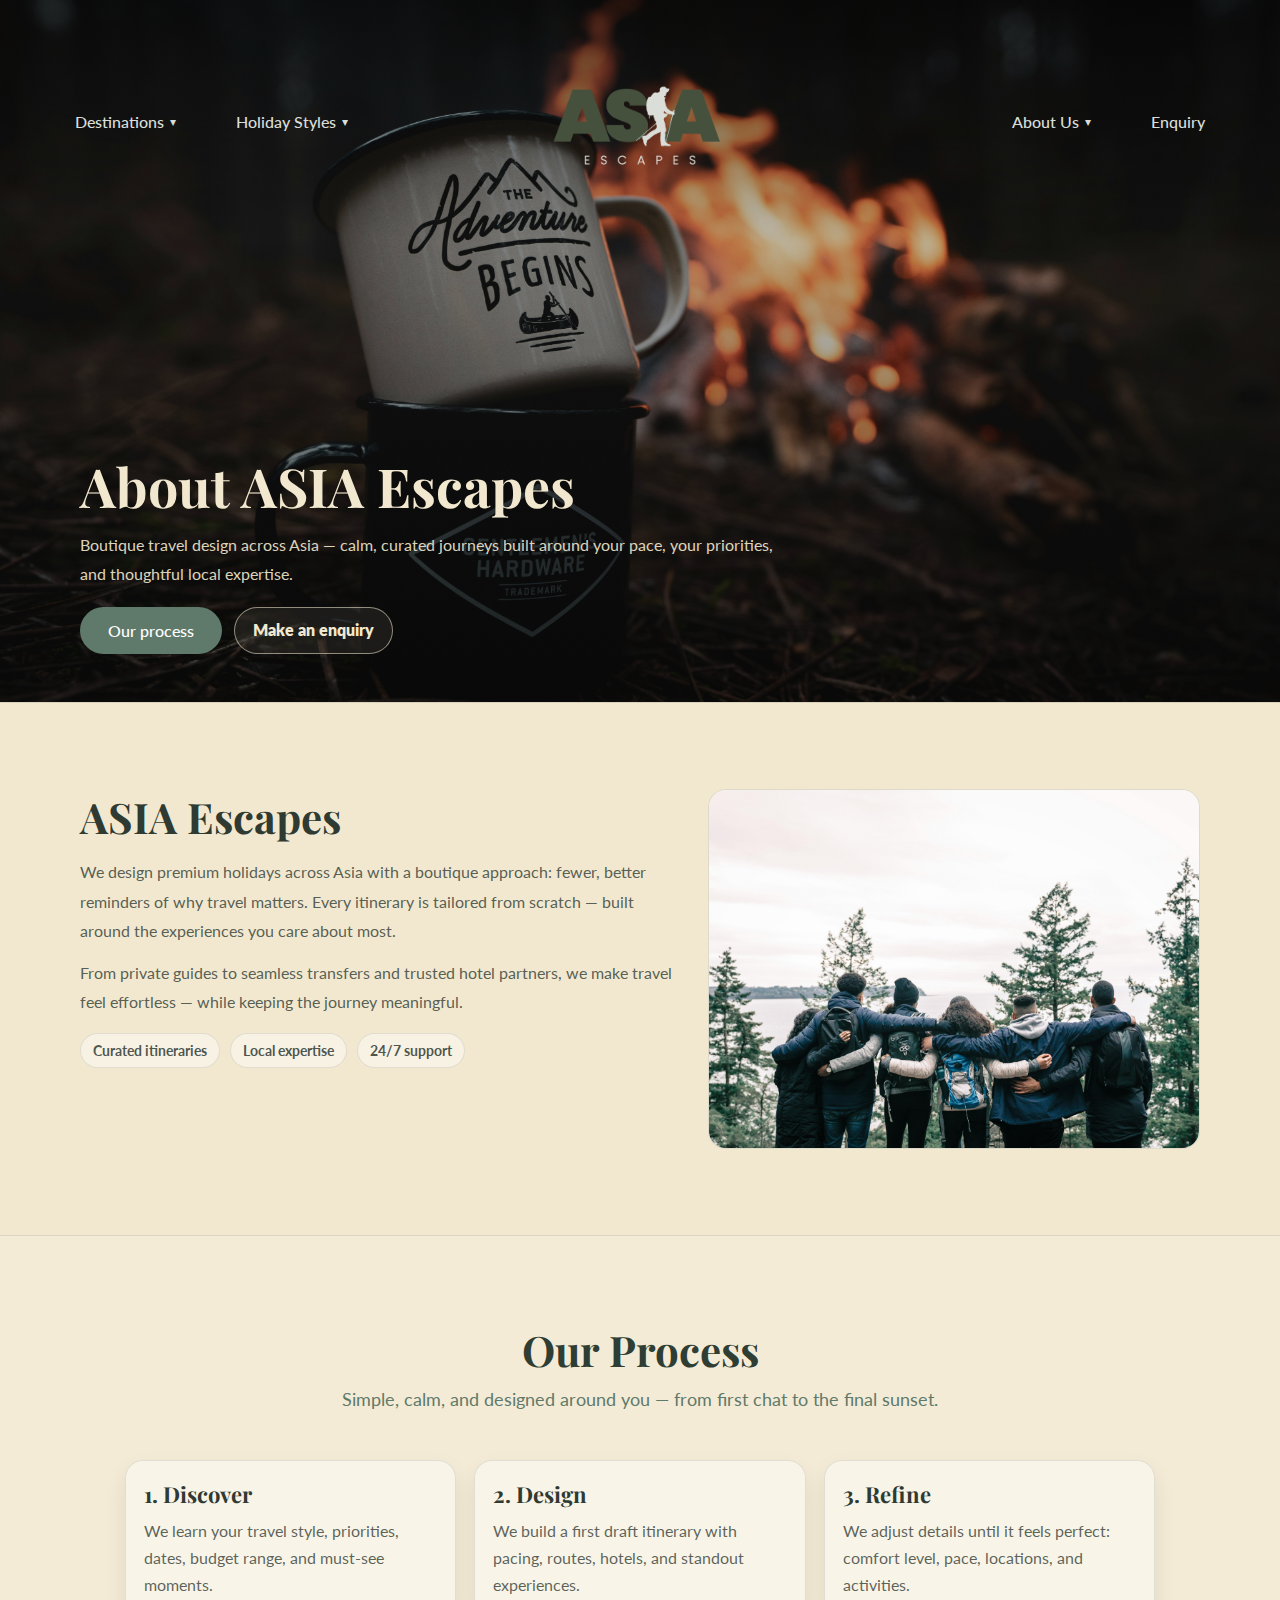
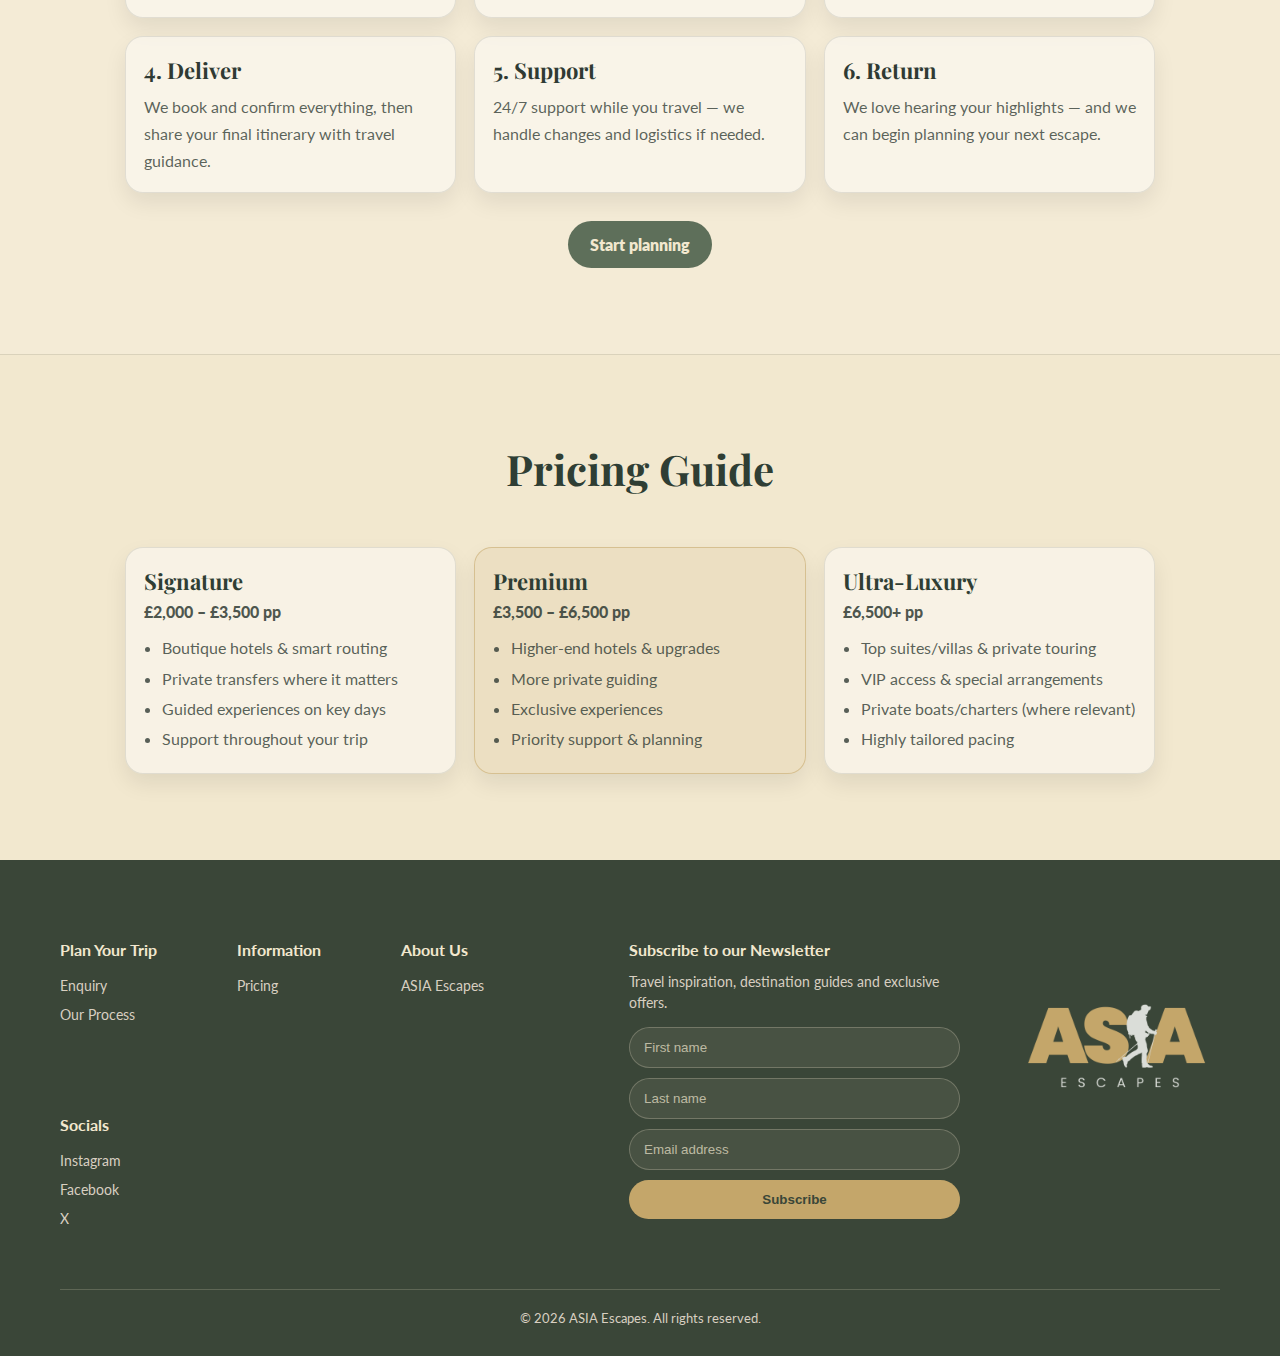
<file: about.html>
<!DOCTYPE html>
<html lang="en">
<head>
  <meta charset="UTF-8" />
  <meta name="viewport" content="width=device-width, initial-scale=1.0" />
  <title>About Us | ASIA Escapes</title>

  <link rel="preconnect" href="https://fonts.googleapis.com">
  <link rel="preconnect" href="https://fonts.gstatic.com" crossorigin>
  <link href="https://fonts.googleapis.com/css2?family=Lato:wght@300;400;700&family=Playfair+Display:wght@400;600&display=swap" rel="stylesheet">

  <link rel="stylesheet" href="css/style.css" />
</head>
<body>

  
  <header class="site-header">
    <nav class="nav-left">

      <div class="nav-item">
        <a href="destinations.html">Destinations <span class="nav-caret">▾</span></a>
        <ul class="dropdown">
          <li><a href="destinations.html#indonesia">Indonesia</a></li>
          <li><a href="destinations.html#thailand">Thailand</a></li>
          <li><a href="destinations.html#vietnam">Vietnam</a></li>
          <li><a href="destinations.html#cambodia">Cambodia</a></li>
          <li><a href="destinations.html#maldives">Maldives</a></li>
        </ul>
      </div>

      <div class="nav-item">
        <a href="styles.html">Holiday Styles <span class="nav-caret">▾</span></a>
        <ul class="dropdown">
          <li><a href="styles.html#wildlife">Wildlife</a></li>
          <li><a href="styles.html#beach">Beach</a></li>
          <li><a href="styles.html#luxury">Luxury</a></li>
        </ul>
      </div>

    </nav>

    <a href="index.html" class="logo">
      <img src="images/logo.png" alt="ASIA Escapes logo">
    </a>

    <nav class="nav-right">
      <div class="nav-item">
        <a href="about.html">About Us <span class="nav-caret">▾</span></a>
   <ul class="dropdown">
     <li><a href="about.html#asia-escapes">ASIA Escapes</a></li>
     <li><a href="about.html#process">Our Process</a></li>
     <li><a href="about.html#pricing">Pricing Guide</a></li>
   </ul>

      </div>

      <a href="enquiry.html">Enquiry</a>
    </nav>
  </header>

  <main>

  
    <section class="about-hero" style="background-image:url('images/about-hero.jpg');">
      <div class="about-hero-overlay">
        <div class="about-hero-inner">
          <h1>About ASIA Escapes</h1>
          <p>
            Boutique travel design across Asia — calm, curated journeys built around your pace,
            your priorities, and thoughtful local expertise.
          </p>
          <div class="about-hero-actions">
            <a class="hero-button" href="#process">Our process</a>
            <a class="about-ghost-btn" href="enquiry.html">Make an enquiry</a>
          </div>
        </div>
      </div>
    </section>

  
     <section id="asia-escapes" class="about-section">
      <div class="about-wrap">
        <div class="about-split">
          <div class="about-copy">
            <h2>ASIA Escapes</h2>
            <p>
              We design premium holidays across Asia with a boutique approach: fewer, better reminders of why travel matters.
              Every itinerary is tailored from scratch — built around the experiences you care about most.
            </p>
            <p>
              From private guides to seamless transfers and trusted hotel partners, we make travel feel effortless —
              while keeping the journey meaningful.
            </p>

            <div class="about-badges">
              <span class="about-badge">Curated itineraries</span>
              <span class="about-badge">Local expertise</span>
              <span class="about-badge">24/7 support</span>
            </div>
          </div>

          <div class="about-media">
            
            <img class="img-slot" src="images/about-AsiaEscapes.jpg" alt="About ASIA Escapes image">
          </div>
        </div>
      </div>
    </section>

   
    <section id="process" class="about-section alt">
      <div class="about-wrap">
        <div class="section-header">
          <h2>Our Process</h2>
          <p>Simple, calm, and designed around you — from first chat to the final sunset.</p>
        </div>

        <div class="process-grid">
          <div class="process-card">
            <h3>1. Discover</h3>
            <p>We learn your travel style, priorities, dates, budget range, and must-see moments.</p>
          </div>

          <div class="process-card">
            <h3>2. Design</h3>
            <p>We build a first draft itinerary with pacing, routes, hotels, and standout experiences.</p>
          </div>

          <div class="process-card">
            <h3>3. Refine</h3>
            <p>We adjust details until it feels perfect: comfort level, pace, locations, and activities.</p>
          </div>

          <div class="process-card">
            <h3>4. Deliver</h3>
            <p>We book and confirm everything, then share your final itinerary with travel guidance.</p>
          </div>

          <div class="process-card">
            <h3>5. Support</h3>
            <p>24/7 support while you travel — we handle changes and logistics if needed.</p>
          </div>

          <div class="process-card">
            <h3>6. Return</h3>
            <p>We love hearing your highlights — and we can begin planning your next escape.</p>
          </div>
        </div>

        <div class="center-cta">
          <a class="styles-enquiry-btn" href="enquiry.html">Start planning</a>
        </div>
      </div>
    </section>


    <section id="pricing" class="about-section">
      <div class="about-wrap">
        <div class="section-header">
          <h2>Pricing Guide</h2>
        </div>

        <div class="pricing-grid">
          <div class="pricing-card">
            <h3>Signature</h3>
            <p class="pricing-range">£2,000 – £3,500 pp</p>
            <ul>
              <li>Boutique hotels &amp; smart routing</li>
              <li>Private transfers where it matters</li>
              <li>Guided experiences on key days</li>
              <li>Support throughout your trip</li>
            </ul>
          </div>

          <div class="pricing-card featured">
            <h3>Premium</h3>
            <p class="pricing-range">£3,500 – £6,500 pp</p>
            <ul>
              <li>Higher-end hotels &amp; upgrades</li>
              <li>More private guiding</li>
              <li>Exclusive experiences</li>
              <li>Priority support &amp; planning</li>
            </ul>
          </div>

          <div class="pricing-card">
            <h3>Ultra-Luxury</h3>
            <p class="pricing-range">£6,500+ pp</p>
            <ul>
              <li>Top suites/villas &amp; private touring</li>
              <li>VIP access &amp; special arrangements</li>
              <li>Private boats/charters (where relevant)</li>
              <li>Highly tailored pacing</li>
            </ul>
          </div>
        </div>
        
      </div>
    </section>

  </main>


  <footer class="footer footer-inner">
    <div class="footer-content footer-content-inner">

      <div class="footer-links">
        <div class="footer-column">
          <h4>Plan Your Trip</h4>
          <a href="enquiry.html">Enquiry</a>
          <a href="#">Our Process</a>
        </div>

        <div class="footer-column">
          <h4>Information</h4>
          <a href="#">Pricing</a>
        </div>

        <div class="footer-column">
          <h4>About Us</h4>
          <a href="about.html">ASIA Escapes</a>
        </div>

        <div class="footer-column">
  <h4>Socials</h4>

  <a href="https://www.instagram.com/letasia_escapes/" target="_blank" rel="noopener">Instagram</a>

  <a href="https://www.facebook.com/profile.php?id=61584056049806" target="_blank" rel="noopener">Facebook</a>

  <a href="https://x.com/Asia_escapes" target="_blank" rel="noopener">X</a>
</div>
      </div>

      <div class="footer-newsletter">
        <h4>Subscribe to our Newsletter</h4>
        <p>Travel inspiration, destination guides and exclusive offers.</p>

        <form class="newsletter-form">
          <input type="text" placeholder="First name" required>
          <input type="text" placeholder="Last name" required>
          <input type="email" placeholder="Email address" required>
          <button type="submit">Subscribe</button>
        </form>
      </div>

      <div class="footer-logo">
        <img src="images/logo2 (2).png" alt="ASIA Escapes logo">
      </div>

    </div>

    <div class="footer-bottom">
      <p>© 2026 ASIA Escapes. All rights reserved.</p>
    </div>
  </footer>

</body>
</html>
</file>
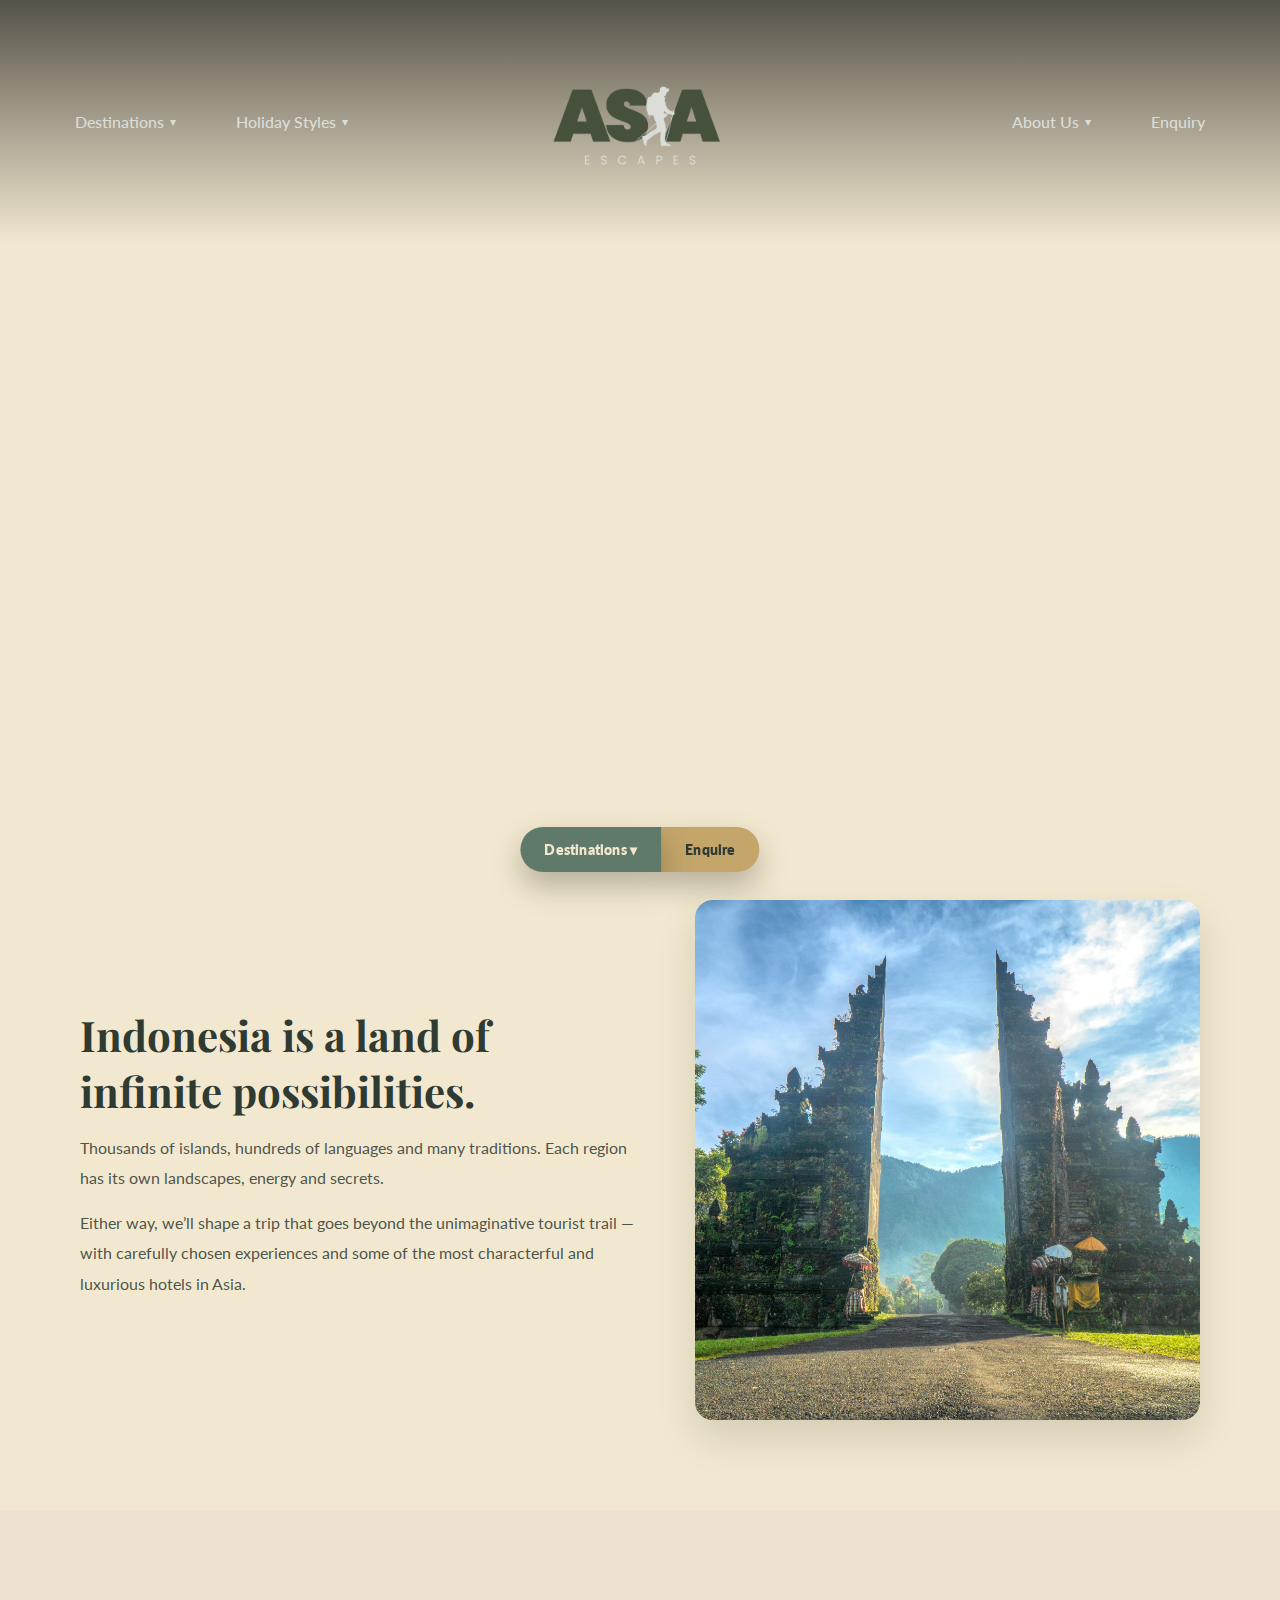
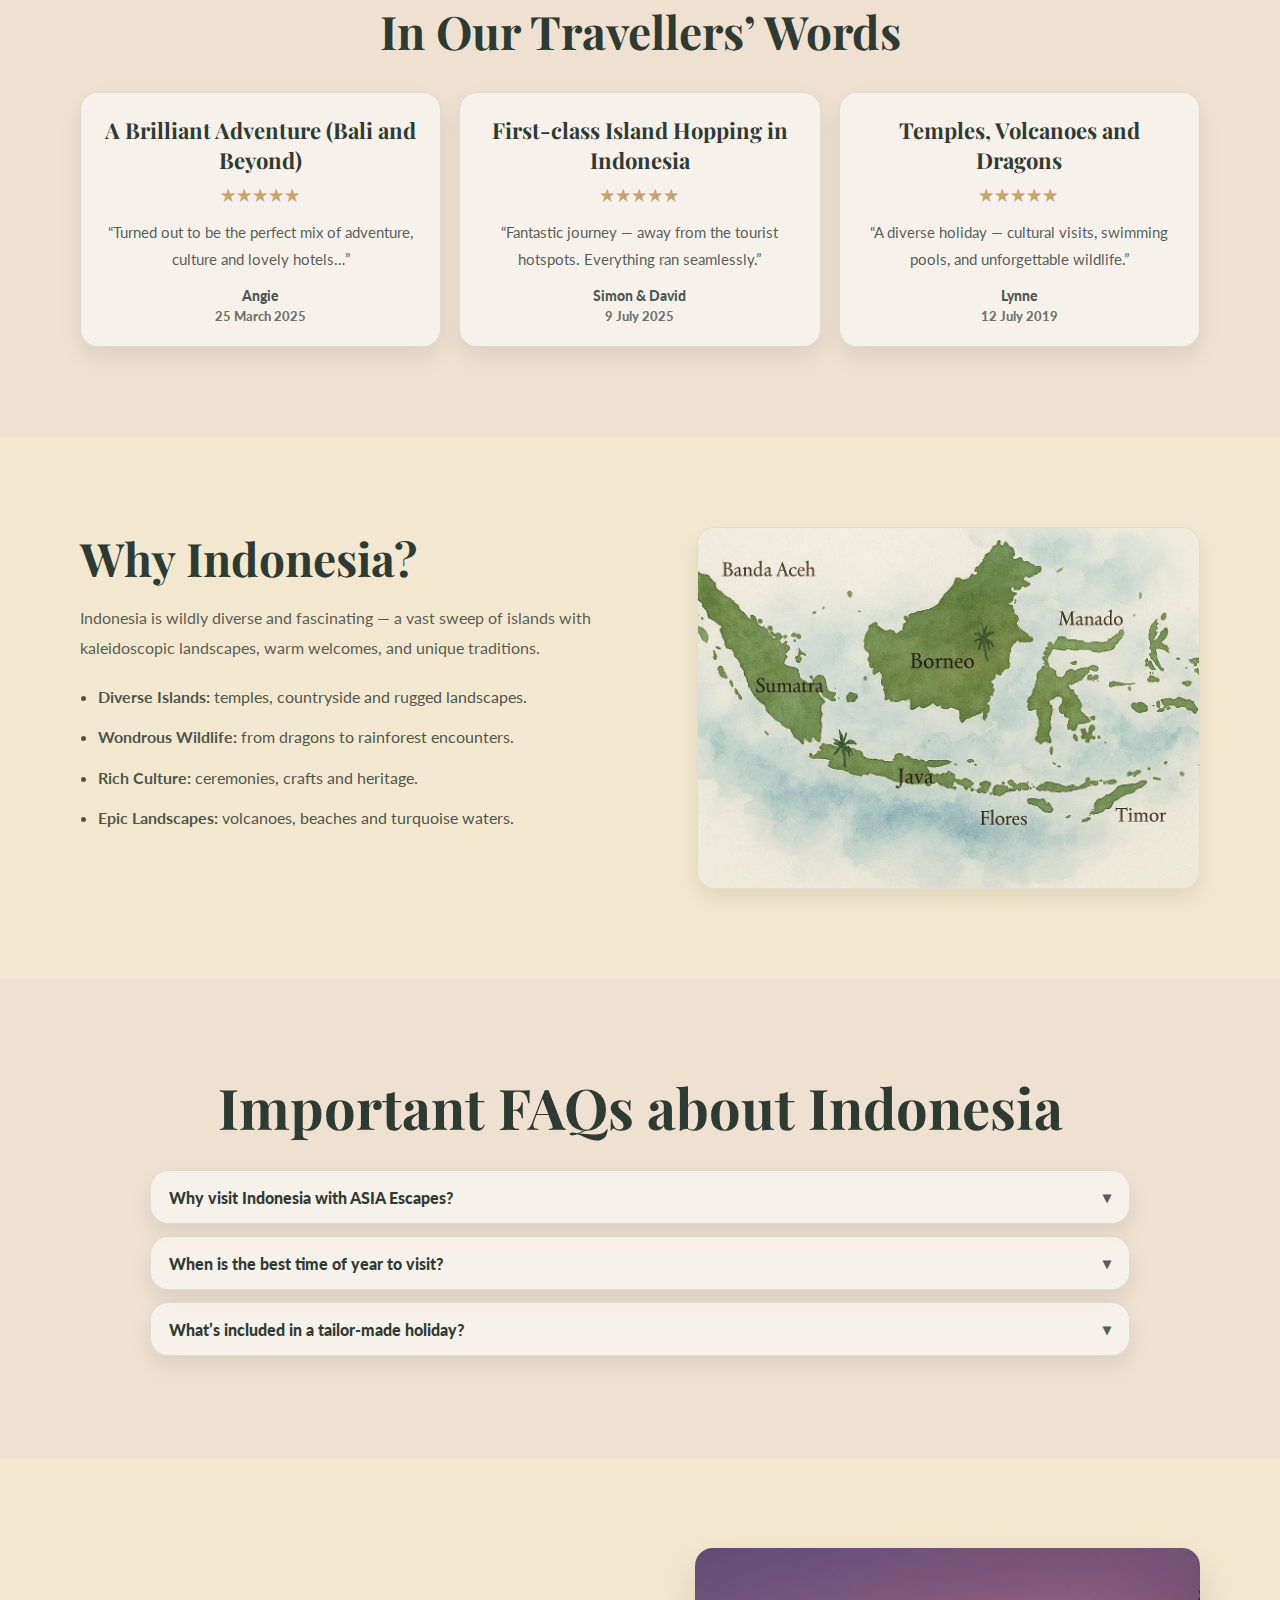
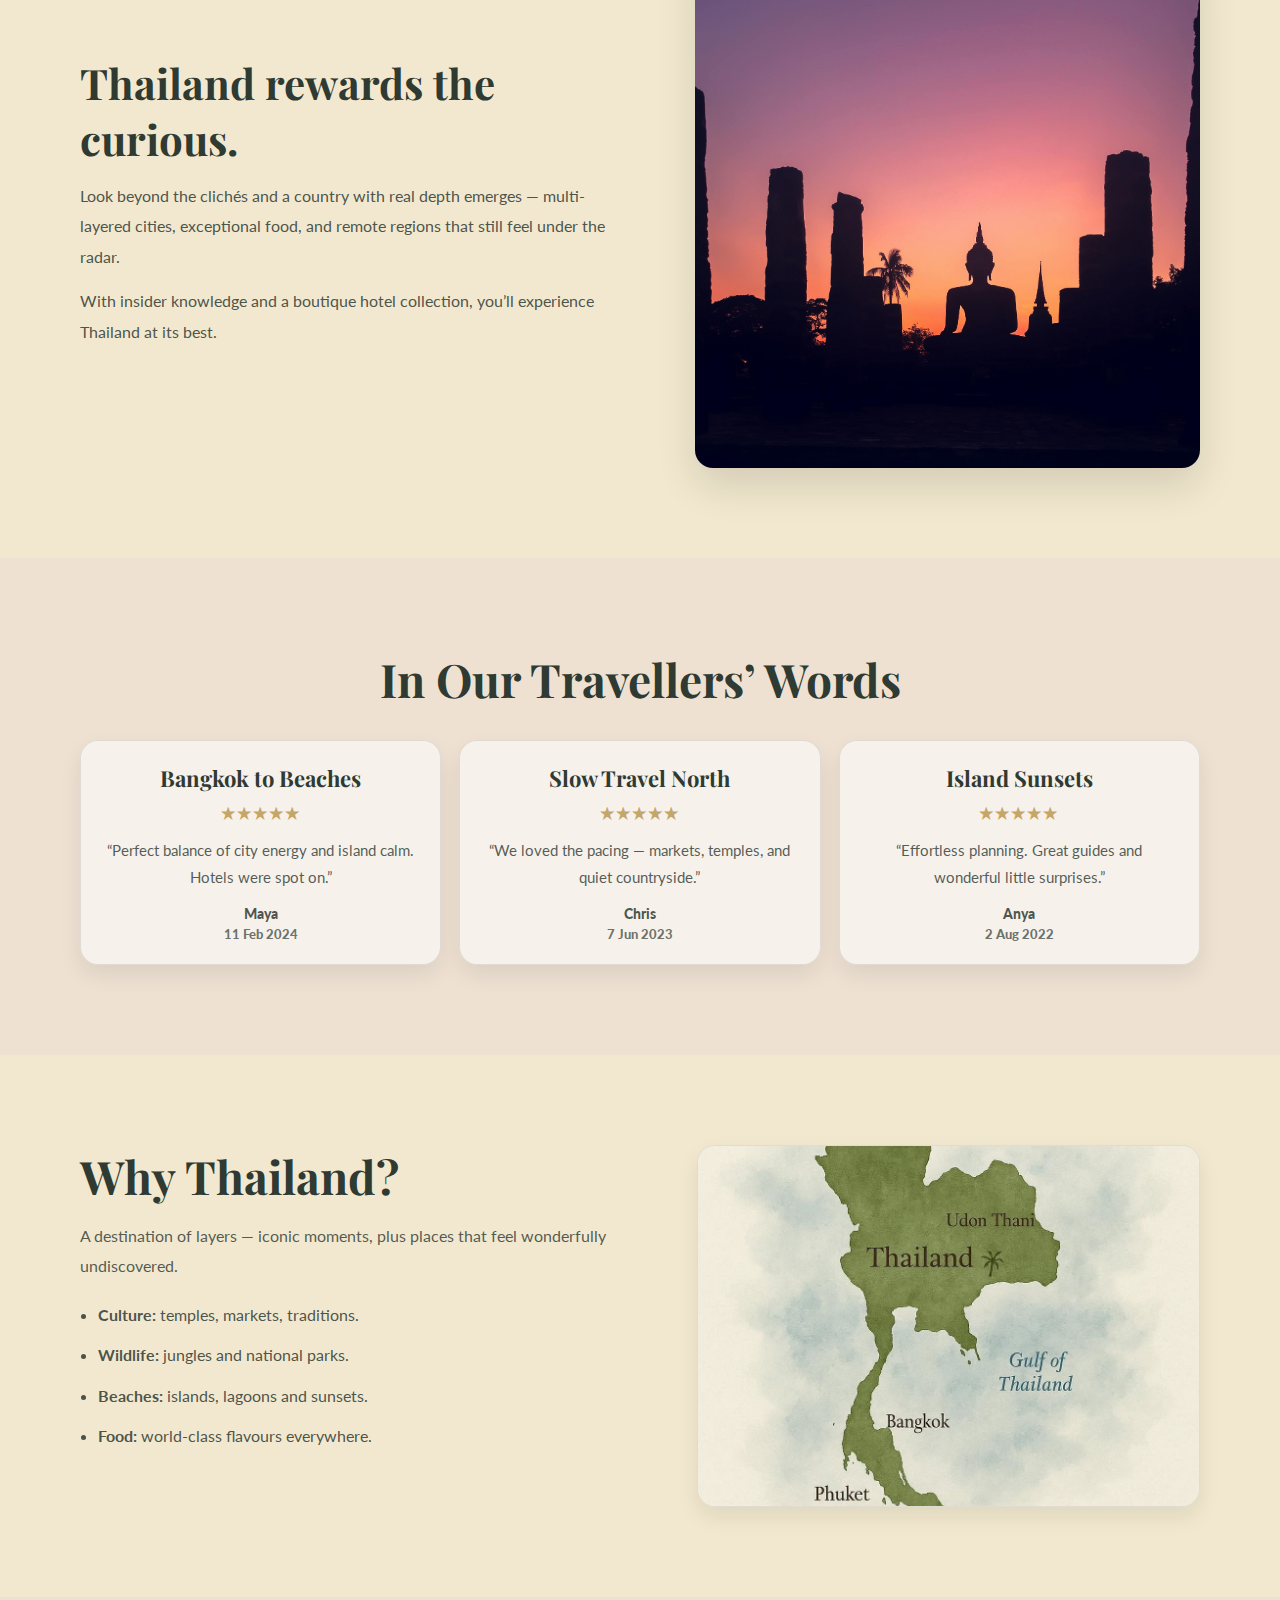
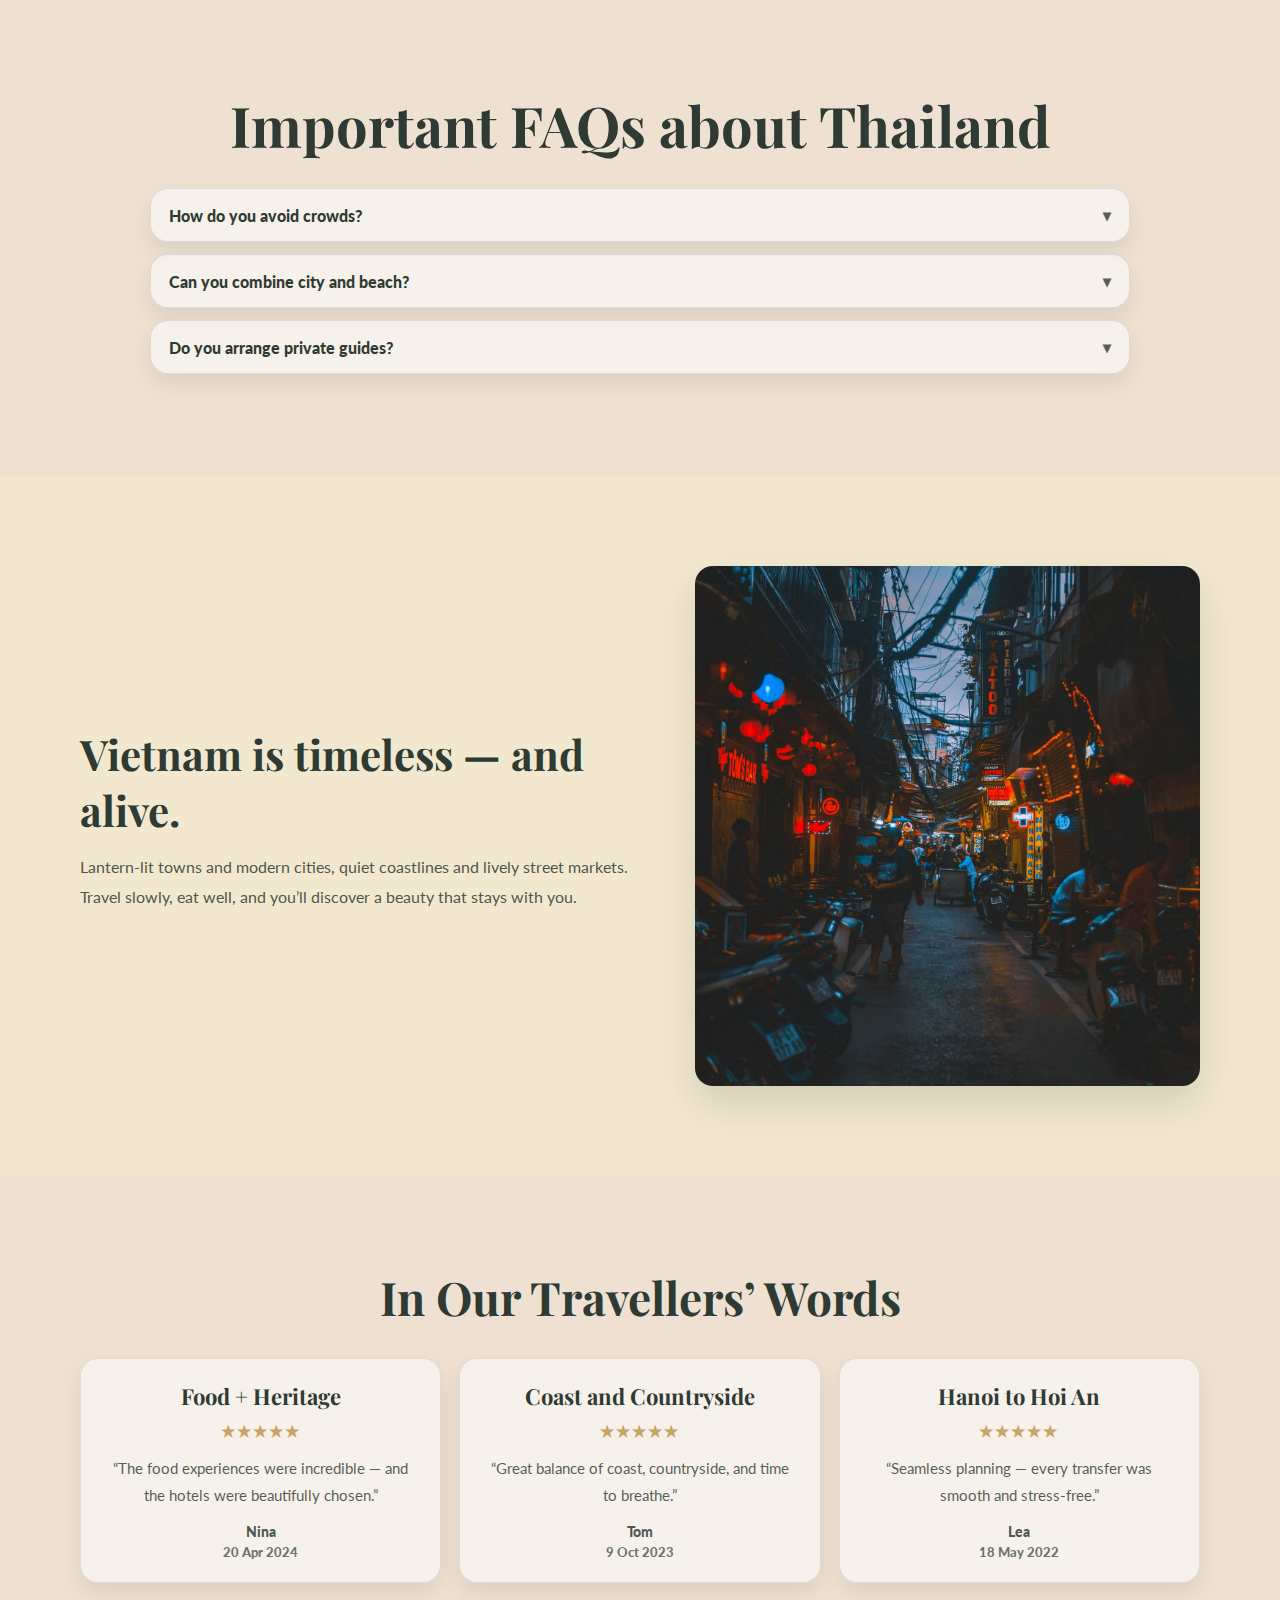
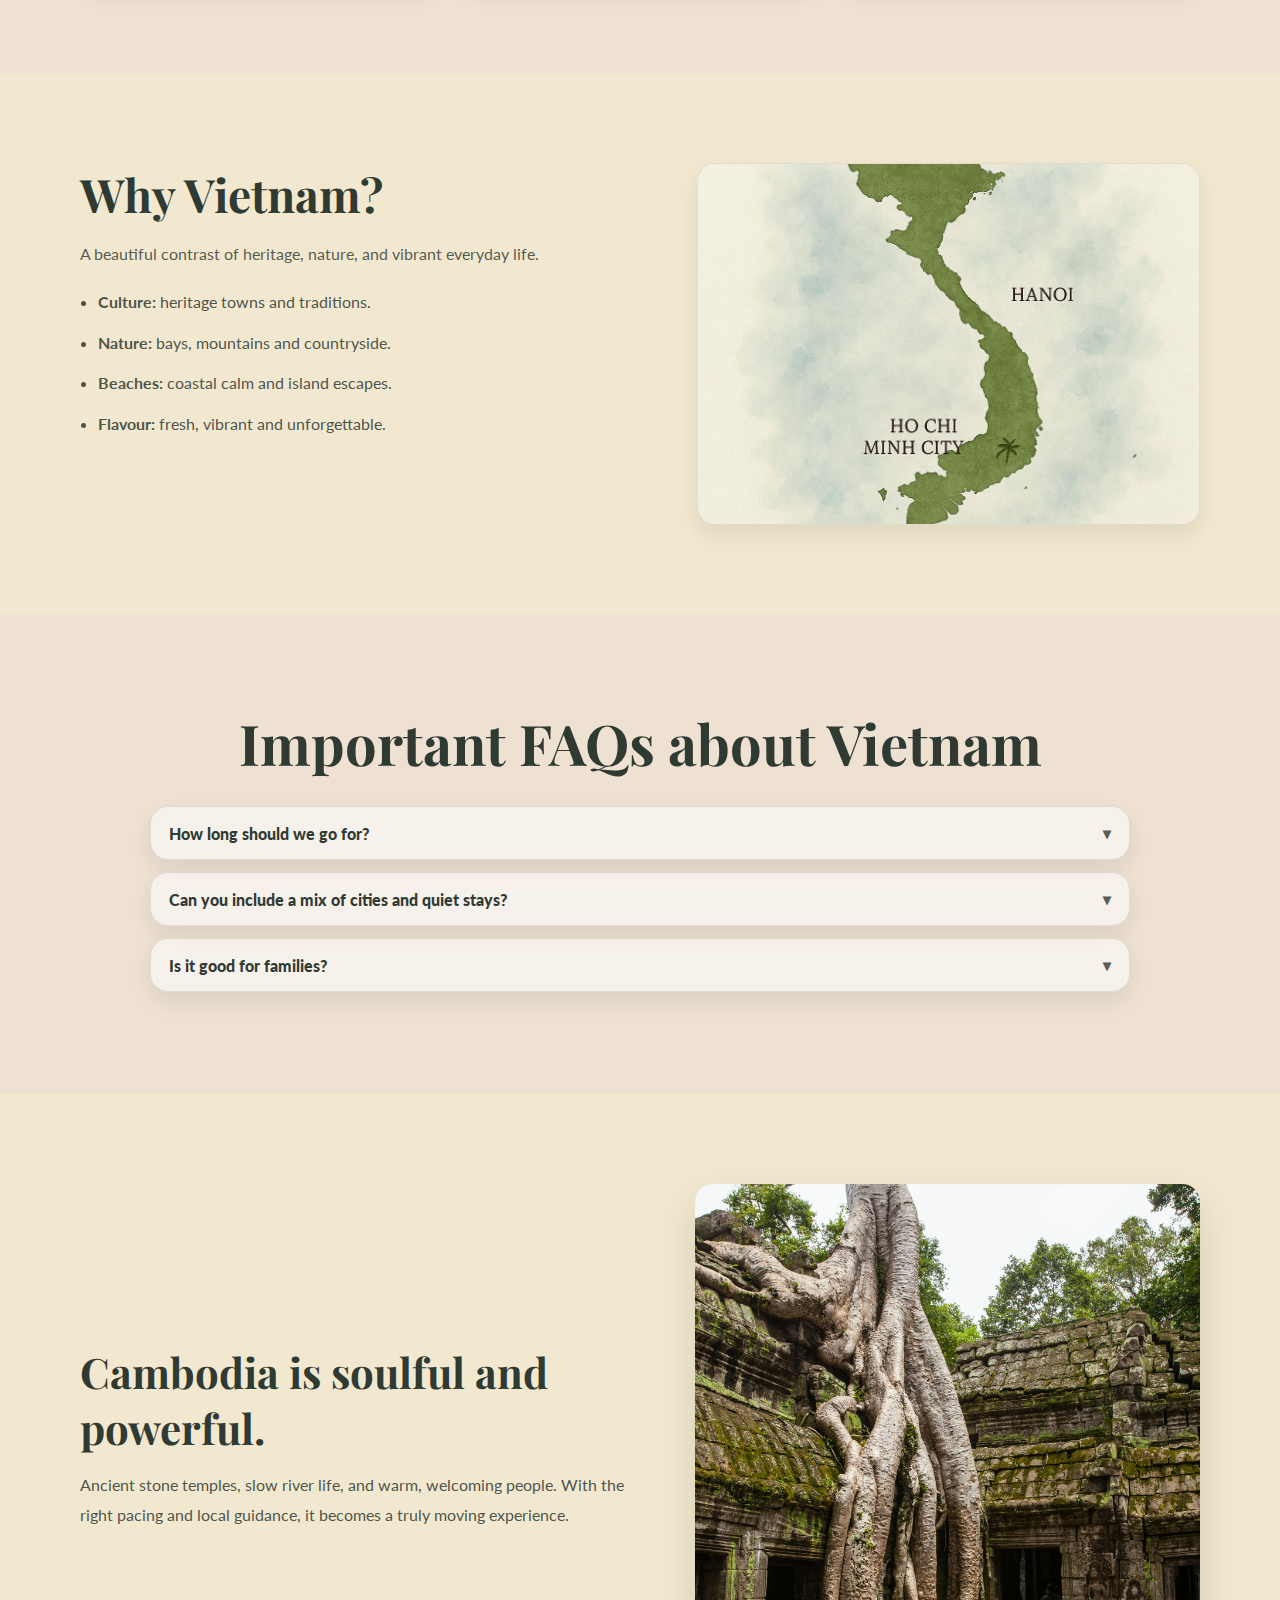
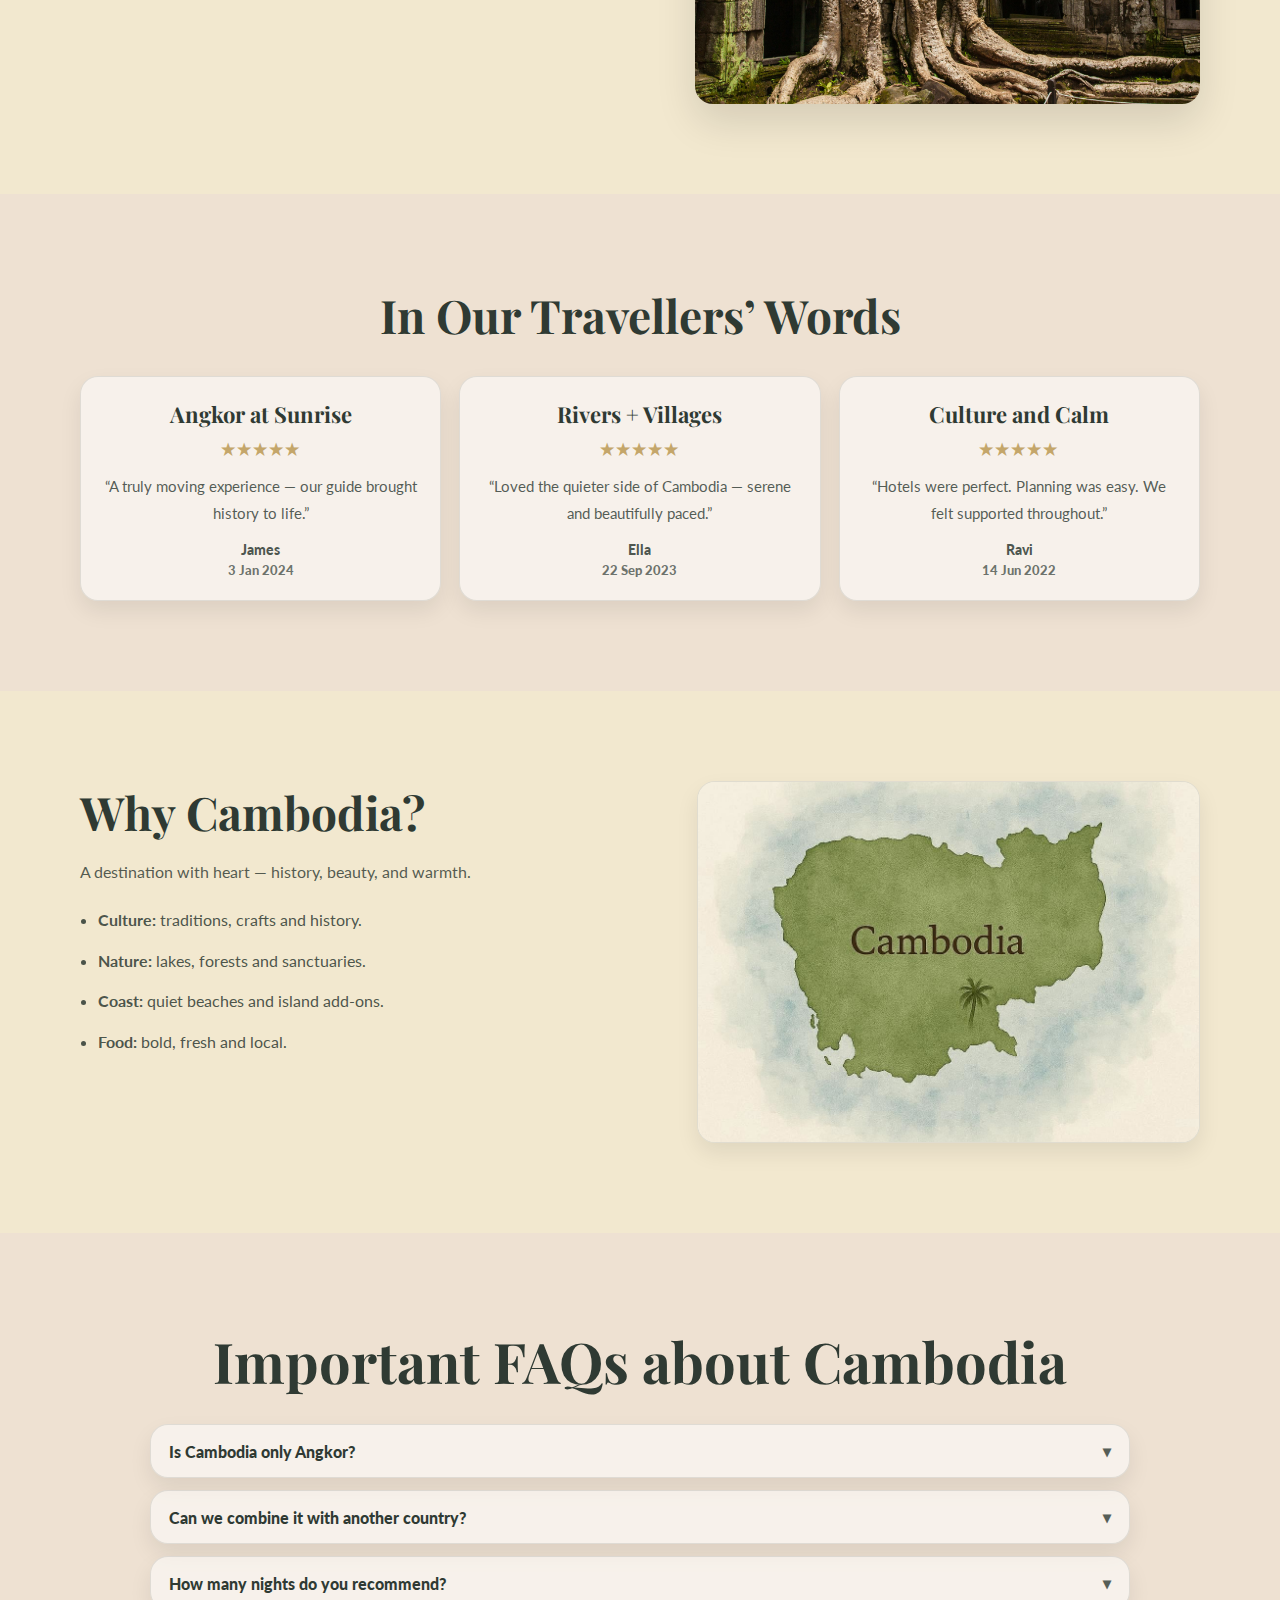
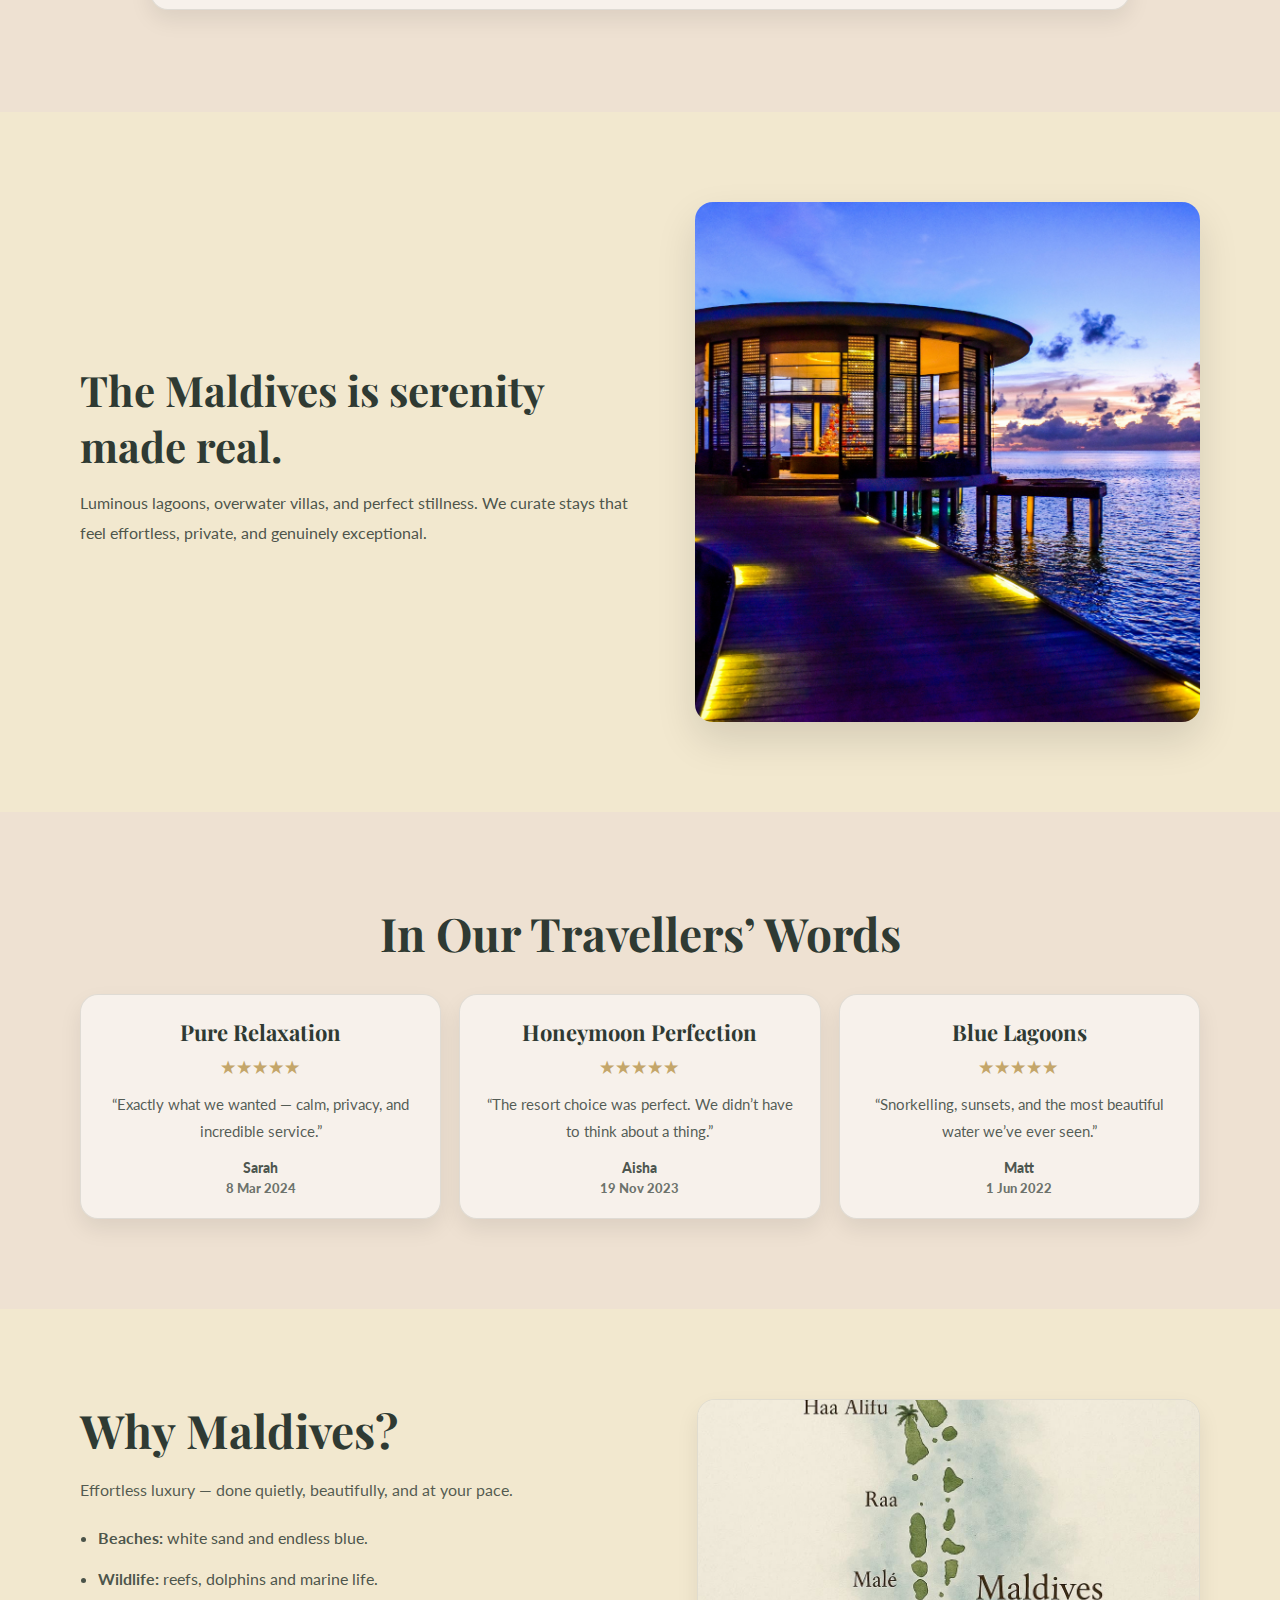
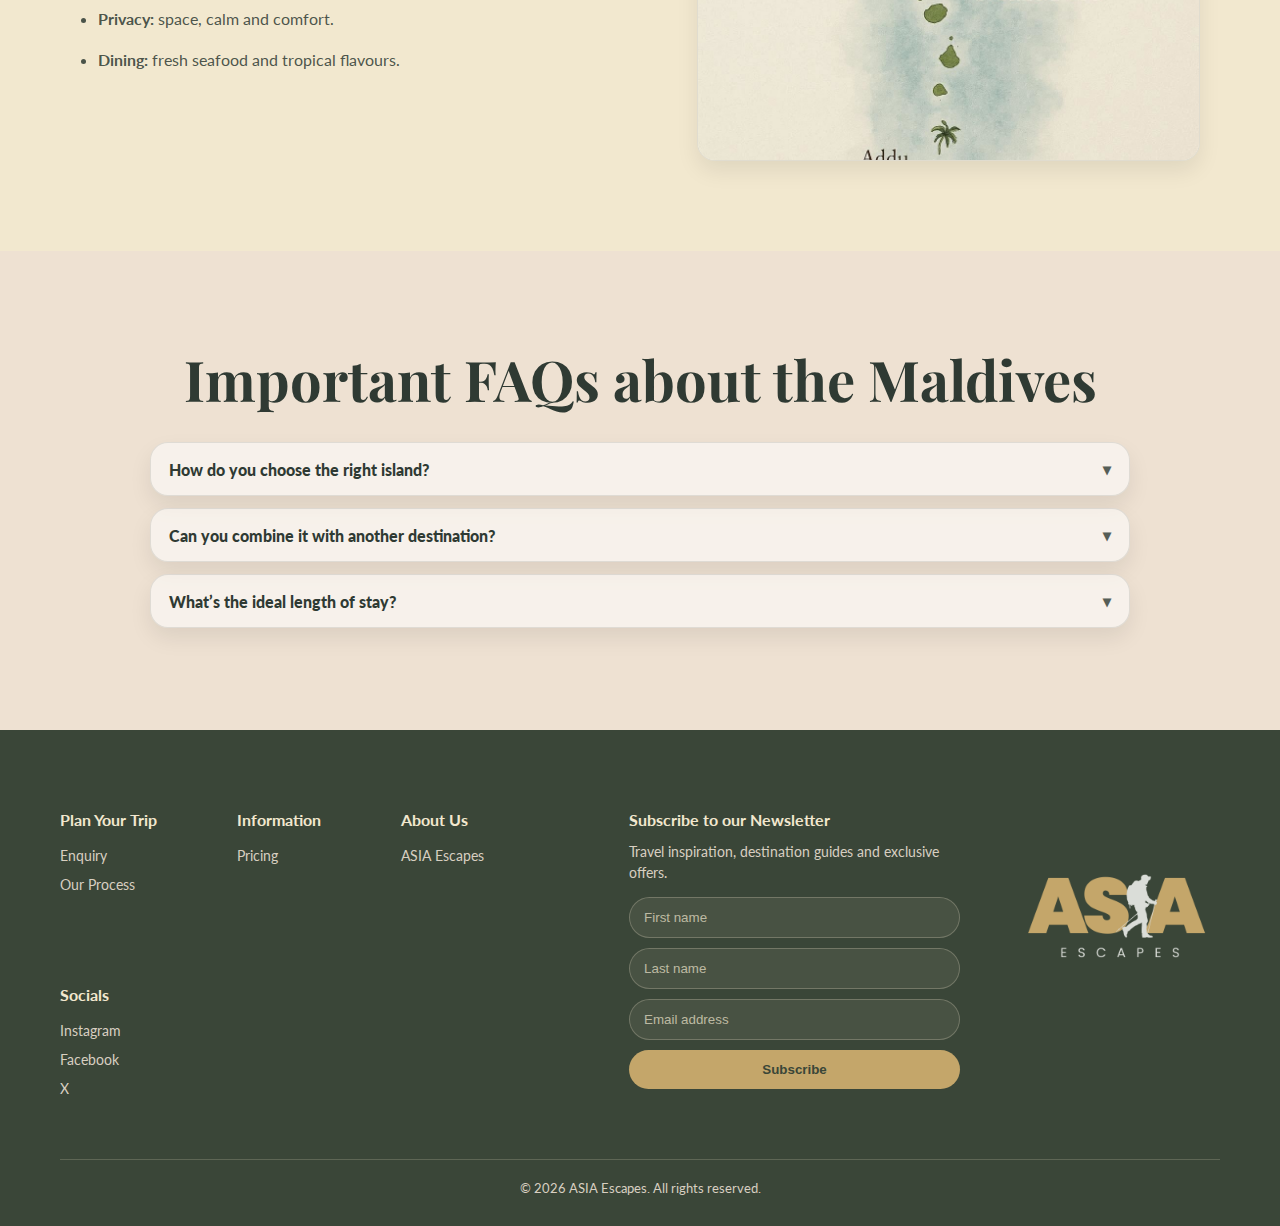
<file: destinations.html>
<!DOCTYPE html>
<html lang="en">
<head>
  <meta charset="UTF-8" />
  <meta name="viewport" content="width=device-width, initial-scale=1.0" />
  
  <title>Destinations Test | ASIA Escapes</title>
  <link rel="preconnect" href="https://fonts.googleapis.com">
  <link rel="preconnect" href="https://fonts.gstatic.com" crossorigin>
  <link href="https://fonts.googleapis.com/css2?family=Lato:wght@300;400;700&family=Playfair+Display:wght@400;600&display=swap" rel="stylesheet">

  
  <link rel="stylesheet" href="css/style.css" />

</head>

<body>

  
  <div class="floating-actions" aria-label="Quick actions">
    <div class="floating-btn secondary floating-trigger">
  Destinations ▾
  <div class="floating-dd" role="menu" aria-label="Destinations list">
    <a href="#indonesia">Indonesia</a>
    <a href="#thailand">Thailand</a>
    <a href="#vietnam">Vietnam</a>
    <a href="#cambodia">Cambodia</a>
    <a href="#maldives">Maldives</a>
  </div>
</div>


    <a href="enquiry.html" class="floating-btn primary">Enquire</a>
  </div>

  
  <header class="site-header">
    <nav class="nav-left">

      <div class="nav-item">
        <a href="destinations.html">Destinations <span class="nav-caret">▾</span></a>
        <ul class="dropdown">
          <li><a href="#indonesia">Indonesia</a></li>
          <li><a href="#thailand">Thailand</a></li>
          <li><a href="#vietnam">Vietnam</a></li>
          <li><a href="#cambodia">Cambodia</a></li>
          <li><a href="#maldives">Maldives</a></li>
        </ul>
      </div>

      <div class="nav-item">
        <a href="styles.html">Holiday Styles <span class="nav-caret">▾</span></a>
        <ul class="dropdown">
          <li><a href="styles.html#sun">Sun & Beach</a></li>
          <li><a href="styles.html#nature">Nature</a></li>
          <li><a href="styles.html#luxury">Luxury</a></li>
        </ul>
      </div>

    </nav>

    <a href="index.html" class="logo">
      <img src="images/logo.png" alt="ASIA Escapes logo">
    </a>

    <nav class="nav-right">
      <div class="nav-item">
        <a href="about.html">About Us <span class="nav-caret">▾</span></a>
        <ul class="dropdown">
          <li><a href="about.html#asia-escapes">ASIA Escapes</a></li>
          <li><a href="about.html#process">Our Process</a></li>
          <li><a href="about.html#pricing">Pricing Guide</a></li>
        </ul>
      </div>

      <a href="enquiry.html">Enquiry</a>
    </nav>
  </header>

  
  <section class="dest-hero">
    <div class="dest-slides">
      <div class="dest-slide" style="background-image:url('images/destinations-heroslide1.jpg');">
        <div class="dest-hero-overlay">
          <div class="dest-hero-text">
            <h1>Indonesia</h1>
            <p>Spirit of the Islands</p>
          </div>
          <div class="dest-rating">
            <span>★★★★★</span>
            <small>Rated Excellent by Travellers</small>
          </div>
        </div>
      </div>

      <div class="dest-slide" style="background-image:url('images/destinations-heroslide2.jpg');">
        <div class="dest-hero-overlay">
          <div class="dest-hero-text">
            <h1>Thailand</h1>
            <p>A feast for the senses.</p>
          </div>
          <div class="dest-rating">
            <span>★★★★★</span>
            <small>Rated Excellent by Travellers</small>
          </div>
        </div>
      </div>

      <div class="dest-slide" style="background-image:url('images/destinations-heroslide3.jpg');">
        <div class="dest-hero-overlay">
          <div class="dest-hero-text">
            <h1>Vietnam</h1>
            <p>Timeless beauty, modern soul.</p>
          </div>
          <div class="dest-rating">
            <span>★★★★★</span>
            <small>Rated Excellent by Travellers</small>
          </div>
        </div>
      </div>

      <div class="dest-slide" style="background-image:url('images/destinations-heroslide4.jpg');">
        <div class="dest-hero-overlay">
          <div class="dest-hero-text">
            <h1>Cambodia</h1>
            <p>Ancient wonders, untold stories.</p>
          </div>
          <div class="dest-rating">
            <span>★★★★★</span>
            <small>Rated Excellent by Travellers</small>
          </div>
        </div>
      </div>

      <div class="dest-slide" style="background-image:url('images/destinations-heroslide5.jpg');">
        <div class="dest-hero-overlay">
          <div class="dest-hero-text">
            <h1>Maldives</h1>
            <p>Pure, unfiltered luxury.</p>
          </div>
          <div class="dest-rating">
            <span>★★★★★</span>
            <small>Rated Excellent by Travellers</small>
          </div>
        </div>
      </div>
    </div>
  </section>

  
  <main id="destinations">

    <section id="indonesia" class="dest-block">
      <div class="dest-container dest-grid">
        <div>
          <h2 class="dest-kicker">Indonesia is a land of infinite possibilities.</h2>

          <p class="dest-lead">
            Thousands of islands, hundreds of languages and many traditions. Each region has its own landscapes,
            energy and secrets.
          </p>

          <p class="dest-lead">
            Either way, we’ll shape a trip that goes beyond the unimaginative tourist trail — with carefully chosen
            experiences and some of the most characterful and luxurious hotels in Asia.
          </p>
        </div>

        <div class="dest-img">
          <img src="images/indonesia-section.jpg" alt="Indonesia">
        </div>
      </div>
    </section>

    <section class="dest-block alt dest-testimonials">
      <div class="dest-container">
        <h2>In Our Travellers’ Words</h2>

        <div class="test-grid">
          <article class="test-card">
            <h3>A Brilliant Adventure (Bali and Beyond)</h3>
            <div class="stars">★★★★★</div>
            <p>“Turned out to be the perfect mix of adventure, culture and lovely hotels…”</p>
            <div class="who">Angie <span class="date">25 March 2025</span></div>
          </article>

          <article class="test-card">
            <h3>First-class Island Hopping in Indonesia</h3>
            <div class="stars">★★★★★</div>
            <p>“Fantastic journey — away from the tourist hotspots. Everything ran seamlessly.”</p>
            <div class="who">Simon &amp; David <span class="date">9 July 2025</span></div>
          </article>

          <article class="test-card">
            <h3>Temples, Volcanoes and Dragons</h3>
            <div class="stars">★★★★★</div>
            <p>“A diverse holiday — cultural visits, swimming pools, and unforgettable wildlife.”</p>
            <div class="who">Lynne <span class="date">12 July 2019</span></div>
          </article>
        </div>
      </div>
    </section>

    <section class="dest-block">
      <div class="dest-container why-grid">
        <div>
          <h2>Why Indonesia?</h2>
          <p class="why-lead">
            Indonesia is wildly diverse and fascinating — a vast sweep of islands with kaleidoscopic landscapes,
            warm welcomes, and unique traditions.
          </p>
          <ul class="why-list">
            <li><strong>Diverse Islands:</strong> temples, countryside and rugged landscapes.</li>
            <li><strong>Wondrous Wildlife:</strong> from dragons to rainforest encounters.</li>
            <li><strong>Rich Culture:</strong> ceremonies, crafts and heritage.</li>
            <li><strong>Epic Landscapes:</strong> volcanoes, beaches and turquoise waters.</li>
          </ul>

        </div>

        <div class="map-wrap">
          <img src="images/map-indonesia.jpg" alt="Map of Indonesia">
        </div>
      </div>
    </section>

    <section class="dest-block alt">
      <div class="dest-container faq">
        <h2>Important FAQs about Indonesia</h2>

        <details>
          <summary>Why visit Indonesia with ASIA Escapes?</summary>
          <div class="answer">
            We design boutique routes with trusted local partners, prioritising pacing, comfort, and meaningful experiences.
          </div>
        </details>

        <details>
          <summary>When is the best time of year to visit?</summary>
          <div class="answer">
            It depends on your route — we’ll recommend the best months based on weather, crowds, and your priorities.
          </div>
        </details>

        <details>
          <summary>What’s included in a tailor-made holiday?</summary>
          <div class="answer">
            Planning, accommodation, transfers, key experiences, and on-the-ground support — customised to your style.
          </div>
        </details>
      </div>
    </section>


    <section id="thailand" class="dest-block">
      <div class="dest-container dest-grid">
        <div>
          <h2 class="dest-kicker">Thailand rewards the curious.</h2>

          <p class="dest-lead">
            Look beyond the clichés and a country with real depth emerges — multi-layered cities, exceptional food,
            and remote regions that still feel under the radar.
          </p>

          <p class="dest-lead">
            With insider knowledge and a boutique hotel collection, you’ll experience Thailand at its best.
          </p>

        </div>

        <div class="dest-img">
          <img src="images/thailand-section.jpg" alt="Thailand">
        </div>
      </div>
    </section>

    <section class="dest-block alt dest-testimonials">
      <div class="dest-container">
        <h2>In Our Travellers’ Words</h2>

        <div class="test-grid">
          <article class="test-card">
            <h3>Bangkok to Beaches</h3>
            <div class="stars">★★★★★</div>
            <p>“Perfect balance of city energy and island calm. Hotels were spot on.”</p>
            <div class="who">Maya <span class="date">11 Feb 2024</span></div>
          </article>

          <article class="test-card">
            <h3>Slow Travel North</h3>
            <div class="stars">★★★★★</div>
            <p>“We loved the pacing — markets, temples, and quiet countryside.”</p>
            <div class="who">Chris <span class="date">7 Jun 2023</span></div>
          </article>

          <article class="test-card">
            <h3>Island Sunsets</h3>
            <div class="stars">★★★★★</div>
            <p>“Effortless planning. Great guides and wonderful little surprises.”</p>
            <div class="who">Anya <span class="date">2 Aug 2022</span></div>
          </article>
        </div>
      </div>
    </section>

    <section class="dest-block">
      <div class="dest-container why-grid">
        <div>
          <h2>Why Thailand?</h2>
          <p class="why-lead">A destination of layers — iconic moments, plus places that feel wonderfully undiscovered.</p>
          <ul class="why-list">
            <li><strong>Culture:</strong> temples, markets, traditions.</li>
            <li><strong>Wildlife:</strong> jungles and national parks.</li>
            <li><strong>Beaches:</strong> islands, lagoons and sunsets.</li>
            <li><strong>Food:</strong> world-class flavours everywhere.</li>
          </ul>
        </div>

        <div class="map-wrap">
          <img src="images/map-thailand.jpg" alt="Map of Thailand">
        </div>
      </div>
    </section>

    <section class="dest-block alt">
      <div class="dest-container faq">
        <h2>Important FAQs about Thailand</h2>

        <details>
          <summary>How do you avoid crowds?</summary>
          <div class="answer">
            We plan smart timing, quieter regions, and hotels that feel tucked away — without missing the highlights.
          </div>
        </details>

        <details>
          <summary>Can you combine city and beach?</summary>
          <div class="answer">
            Yes — we’ll blend Bangkok/Chiang Mai with island time, always with smooth transfers and good pacing.
          </div>
        </details>

        <details>
          <summary>Do you arrange private guides?</summary>
          <div class="answer">
            Absolutely — private guiding is our default for a calmer, more personal experience.
          </div>
        </details>
      </div>
    </section>


    <section id="vietnam" class="dest-block">
      <div class="dest-container dest-grid">
        <div>
          <h2 class="dest-kicker">Vietnam is timeless — and alive.</h2>

          <p class="dest-lead">
            Lantern-lit towns and modern cities, quiet coastlines and lively street markets.
            Travel slowly, eat well, and you’ll discover a beauty that stays with you.
          </p>

        </div>

        <div class="dest-img">
          <img src="images/vietnam-section.jpg" alt="Vietnam">
        </div>
      </div>
    </section>

    <section class="dest-block alt dest-testimonials">
      <div class="dest-container">
        <h2>In Our Travellers’ Words</h2>

        <div class="test-grid">
          <article class="test-card">
            <h3>Food + Heritage</h3>
            <div class="stars">★★★★★</div>
            <p>“The food experiences were incredible — and the hotels were beautifully chosen.”</p>
            <div class="who">Nina <span class="date">20 Apr 2024</span></div>
          </article>

          <article class="test-card">
            <h3>Coast and Countryside</h3>
            <div class="stars">★★★★★</div>
            <p>“Great balance of coast, countryside, and time to breathe.”</p>
            <div class="who">Tom <span class="date">9 Oct 2023</span></div>
          </article>

          <article class="test-card">
            <h3>Hanoi to Hoi An</h3>
            <div class="stars">★★★★★</div>
            <p>“Seamless planning — every transfer was smooth and stress-free.”</p>
            <div class="who">Lea <span class="date">18 May 2022</span></div>
          </article>
        </div>
      </div>
    </section>

    <section class="dest-block">
      <div class="dest-container why-grid">
        <div>
          <h2>Why Vietnam?</h2>
          <p class="why-lead">A beautiful contrast of heritage, nature, and vibrant everyday life.</p>
          <ul class="why-list">
            <li><strong>Culture:</strong> heritage towns and traditions.</li>
            <li><strong>Nature:</strong> bays, mountains and countryside.</li>
            <li><strong>Beaches:</strong> coastal calm and island escapes.</li>
            <li><strong>Flavour:</strong> fresh, vibrant and unforgettable.</li>
          </ul>
        </div>

        <div class="map-wrap">
          <img src="images/map_vietnam.jpg" alt="Map of Vietnam">
        </div>
      </div>
    </section>

    <section class="dest-block alt">
      <div class="dest-container faq">
        <h2>Important FAQs about Vietnam</h2>

        <details>
          <summary>How long should we go for?</summary>
          <div class="answer">
            Most trips are best at 10–16 nights depending on pace and how many regions you’d like to include.
          </div>
        </details>

        <details>
          <summary>Can you include a mix of cities and quiet stays?</summary>
          <div class="answer">
            Yes — we often pair Hanoi/Ho Chi Minh with calmer heritage and coastal stops for balance.
          </div>
        </details>

        <details>
          <summary>Is it good for families?</summary>
          <div class="answer">
            Definitely — with the right routing, Vietnam is brilliant for families and multi-generational travel.
          </div>
        </details>
      </div>
    </section>


    <section id="cambodia" class="dest-block">
      <div class="dest-container dest-grid">
        <div>
          <h2 class="dest-kicker">Cambodia is soulful and powerful.</h2>

          <p class="dest-lead">
            Ancient stone temples, slow river life, and warm, welcoming people.
            With the right pacing and local guidance, it becomes a truly moving experience.
          </p>

        </div>

        <div class="dest-img">
          <img src="images/cambodia-section.jpg" alt="Cambodia">
        </div>
      </div>
    </section>

    <section class="dest-block alt dest-testimonials">
      <div class="dest-container">
        <h2>In Our Travellers’ Words</h2>

        <div class="test-grid">
          <article class="test-card">
            <h3>Angkor at Sunrise</h3>
            <div class="stars">★★★★★</div>
            <p>“A truly moving experience — our guide brought history to life.”</p>
            <div class="who">James <span class="date">3 Jan 2024</span></div>
          </article>

          <article class="test-card">
            <h3>Rivers + Villages</h3>
            <div class="stars">★★★★★</div>
            <p>“Loved the quieter side of Cambodia — serene and beautifully paced.”</p>
            <div class="who">Ella <span class="date">22 Sep 2023</span></div>
          </article>

          <article class="test-card">
            <h3>Culture and Calm</h3>
            <div class="stars">★★★★★</div>
            <p>“Hotels were perfect. Planning was easy. We felt supported throughout.”</p>
            <div class="who">Ravi <span class="date">14 Jun 2022</span></div>
          </article>
        </div>
      </div>
    </section>

    <section class="dest-block">
      <div class="dest-container why-grid">
        <div>
          <h2>Why Cambodia?</h2>
          <p class="why-lead">A destination with heart — history, beauty, and warmth.</p>
          <ul class="why-list">
            <li><strong>Culture:</strong> traditions, crafts and history.</li>
            <li><strong>Nature:</strong> lakes, forests and sanctuaries.</li>
            <li><strong>Coast:</strong> quiet beaches and island add-ons.</li>
            <li><strong>Food:</strong> bold, fresh and local.</li>
          </ul>
        </div>

        <div class="map-wrap">
          <img src="images/map-cambodia.jpg" alt="Map of Cambodia">
        </div>
      </div>
    </section>

    <section class="dest-block alt">
      <div class="dest-container faq">
        <h2>Important FAQs about Cambodia</h2>

        <details>
          <summary>Is Cambodia only Angkor?</summary>
          <div class="answer">
            Not at all — we design trips that include Angkor plus quieter river, countryside and coastal extensions.
          </div>
        </details>

        <details>
          <summary>Can we combine it with another country?</summary>
          <div class="answer">
            Yes — Cambodia pairs beautifully with Vietnam or Thailand depending on your preferred style and pace.
          </div>
        </details>

        <details>
          <summary>How many nights do you recommend?</summary>
          <div class="answer">
            4–8 nights works well, depending on whether you want a deeper route or a highlights + calm add-on.
          </div>
        </details>
      </div>
    </section>


    <section id="maldives" class="dest-block">
      <div class="dest-container dest-grid">
        <div>
          <h2 class="dest-kicker">The Maldives is serenity made real.</h2>

          <p class="dest-lead">
            Luminous lagoons, overwater villas, and perfect stillness.
            We curate stays that feel effortless, private, and genuinely exceptional.
          </p>

        </div>

        <div class="dest-img">
          <img src="images/maldives-section.jpg" alt="Maldives">
        </div>
      </div>
    </section>

    <section class="dest-block alt dest-testimonials">
      <div class="dest-container">
        <h2>In Our Travellers’ Words</h2>

        <div class="test-grid">
          <article class="test-card">
            <h3>Pure Relaxation</h3>
            <div class="stars">★★★★★</div>
            <p>“Exactly what we wanted — calm, privacy, and incredible service.”</p>
            <div class="who">Sarah <span class="date">8 Mar 2024</span></div>
          </article>

          <article class="test-card">
            <h3>Honeymoon Perfection</h3>
            <div class="stars">★★★★★</div>
            <p>“The resort choice was perfect. We didn’t have to think about a thing.”</p>
            <div class="who">Aisha <span class="date">19 Nov 2023</span></div>
          </article>

          <article class="test-card">
            <h3>Blue Lagoons</h3>
            <div class="stars">★★★★★</div>
            <p>“Snorkelling, sunsets, and the most beautiful water we’ve ever seen.”</p>
            <div class="who">Matt <span class="date">1 Jun 2022</span></div>
          </article>
        </div>
      </div>
    </section>

    <section class="dest-block">
      <div class="dest-container why-grid">
        <div>
          <h2>Why Maldives?</h2>
          <p class="why-lead">Effortless luxury — done quietly, beautifully, and at your pace.</p>
          <ul class="why-list">
            <li><strong>Beaches:</strong> white sand and endless blue.</li>
            <li><strong>Wildlife:</strong> reefs, dolphins and marine life.</li>
            <li><strong>Privacy:</strong> space, calm and comfort.</li>
            <li><strong>Dining:</strong> fresh seafood and tropical flavours.</li>
          </ul>
        </div>

        <div class="map-wrap">
          <img src="images/map-maldives.jpg" alt="Map of Maldives">
        </div>
      </div>
    </section>

    <section class="dest-block alt">
      <div class="dest-container faq">
        <h2>Important FAQs about the Maldives</h2>

        <details>
          <summary>How do you choose the right island?</summary>
          <div class="answer">
            We match the resort to your priorities — privacy, snorkelling, family-friendly, romance, or wellness.
          </div>
        </details>

        <details>
          <summary>Can you combine it with another destination?</summary>
          <div class="answer">
            Yes — it pairs beautifully as a calm finale after Sri Lanka, India, or Southeast Asia routes.
          </div>
        </details>

        <details>
          <summary>What’s the ideal length of stay?</summary>
          <div class="answer">
            Typically 5–8 nights for full relaxation, but we can tailor it to your trip’s pace.
          </div>
        </details>
      </div>
    </section>

  </main>


  <footer class="footer footer-inner">
    <div class="footer-content footer-content-inner">

      <div class="footer-links">
        <div class="footer-column">
          <h4>Plan Your Trip</h4>
          <a href="enquiry.html">Enquiry</a>
          <a href="#">Our Process</a>
        </div>

        <div class="footer-column">
          <h4>Information</h4>
          <a href="#">Pricing</a>
        </div>

        <div class="footer-column">
          <h4>About Us</h4>
          <a href="about.html">ASIA Escapes</a>
        </div>

        <div class="footer-column">
          <h4>Socials</h4>
          <a href="https://www.instagram.com/letasia_escapes/" target="_blank" rel="noopener">Instagram</a>
          <a href="https://www.facebook.com/profile.php?id=61584056049806" target="_blank" rel="noopener">Facebook</a>
          <a href="https://x.com/Asia_escapes" target="_blank" rel="noopener">X</a>
        </div>
      </div>

      <div class="footer-newsletter">
        <h4>Subscribe to our Newsletter</h4>
        <p>Travel inspiration, destination guides and exclusive offers.</p>

        <form class="newsletter-form">
          <input type="text" placeholder="First name" required>
          <input type="text" placeholder="Last name" required>
          <input type="email" placeholder="Email address" required>
          <button type="submit">Subscribe</button>
        </form>
      </div>

      <div class="footer-logo">
        <img src="images/logo2 (2).png" alt="ASIA Escapes logo">
      </div>
    </div>

    <div class="footer-bottom">
      <p>© 2026 ASIA Escapes. All rights reserved.</p>
    </div>
  </footer>

</body>

</html>
</file>
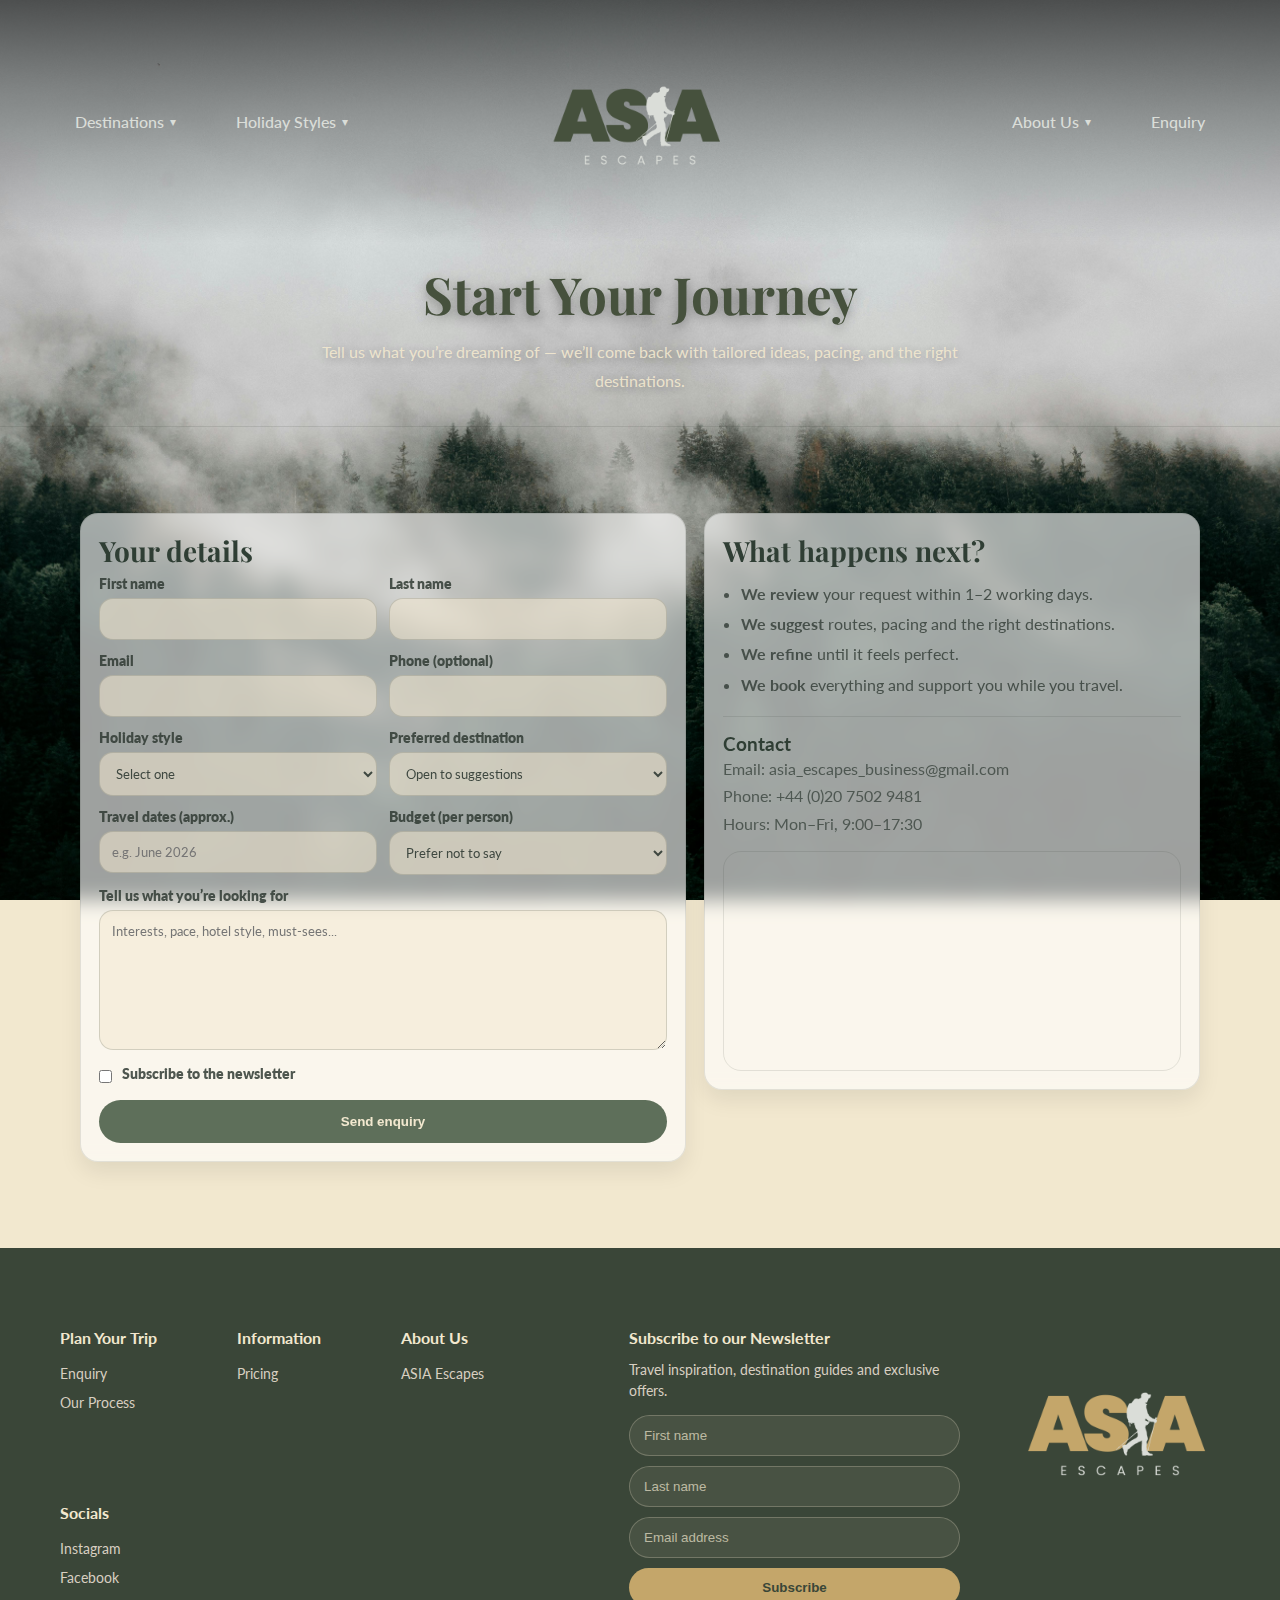
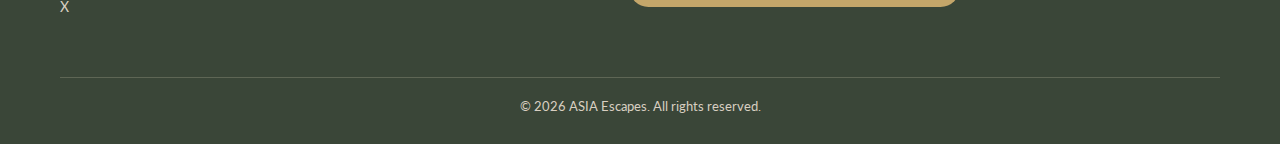
<file: enquiry.html>
<!DOCTYPE html>
<html lang="en">
<head>
  <meta charset="UTF-8" />
  <meta name="viewport" content="width=device-width, initial-scale=1.0" />
  
  <title>Enquiry | ASIA Escapes</title>
  <link rel="preconnect" href="https://fonts.googleapis.com">
  <link rel="preconnect" href="https://fonts.gstatic.com" crossorigin>
  <link href="https://fonts.googleapis.com/css2?family=Lato:wght@300;400;700&family=Playfair+Display:wght@400;600&display=swap" rel="stylesheet">

  <link rel="stylesheet" href="css/style.css" />
</head>

<body class="enquiry-page">


  <header class="site-header">
    <nav class="nav-left">

      <div class="nav-item">
        <a href="destinations.html">Destinations <span class="nav-caret">▾</span></a>
        <ul class="dropdown">
          <li><a href="destinations.html#indonesia">Indonesia</a></li>
          <li><a href="destinations.html#thailand">Thailand</a></li>
          <li><a href="destinations.html#vietnam">Vietnam</a></li>
          <li><a href="destinations.html#cambodia">Cambodia</a></li>
          <li><a href="destinations.html#maldives">Maldives</a></li>
        </ul>
      </div>

      <div class="nav-item">
        <a href="styles.html">Holiday Styles <span class="nav-caret">▾</span></a>
        <ul class="dropdown">
          <li><a href="styles.html#wildlife">Wildlife</a></li>
          <li><a href="styles.html#beach">Beach</a></li>
          <li><a href="styles.html#luxury">Luxury</a></li>
        </ul>
      </div>

    </nav>

    <a href="index.html" class="logo">
      <img src="images/logo.png" alt="ASIA Escapes logo">
    </a>

    <nav class="nav-right">
      <div class="nav-item">
        <a href="about.html">About Us <span class="nav-caret">▾</span></a>
        <ul class="dropdown">
          <li><a href="about.html#asia-escapes">ASIA Escapes</a></li>
          <li><a href="about.html#process">Our Process</a></li>
          <li><a href="about.html#pricing">Pricing Guide</a></li>
        </ul>
      </div>

      <a href="enquiry.html">Enquiry</a>
    </nav>
  </header>

  <main>

    <section class="enquiry-title">
      <div class="enquiry-wrap">
        <h1>Start Your Journey</h1>
        <p>
          Tell us what you’re dreaming of — we’ll come back with tailored ideas, pacing, and the right destinations.
        </p>
      </div>
    </section>


    <section class="enquiry-section">
      <div class="enquiry-wrap">

        <div class="enquiry-grid">
         
          <div class="enquiry-card">
            <h2>Your details</h2>

            <form class="enquiry-form" action="#" method="post">
              <div class="form-row">
                <div class="field">
                  <label for="firstName">First name</label>
                  <input id="firstName" name="firstName" type="text" required>
                </div>

                <div class="field">
                  <label for="lastName">Last name</label>
                  <input id="lastName" name="lastName" type="text" required>
                </div>
              </div>

              <div class="form-row">
                <div class="field">
                  <label for="email">Email</label>
                  <input id="email" name="email" type="email" required>
                </div>

                <div class="field">
                  <label for="phone">Phone (optional)</label>
                  <input id="phone" name="phone" type="tel">
                </div>
              </div>

              <div class="form-row">
                <div class="field">
                  <label for="style">Holiday style</label>
                  <select id="style" name="style" required>
                    <option value="" selected disabled>Select one</option>
                    <option>Wildlife</option>
                    <option>Beach</option>
                    <option>Luxury</option>
                    <option>Multi-destination</option>
                  </select>
                </div>

                <div class="field">
                  <label for="destination">Preferred destination</label>
                  <select id="destination" name="destination">
                    <option value="" selected>Open to suggestions</option>
                    <option>Indonesia</option>
                    <option>Thailand</option>
                    <option>Vietnam</option>
                    <option>Cambodia</option>
                    <option>Maldives</option>
                  </select>
                </div>
              </div>

              <div class="form-row">
                <div class="field">
                  <label for="dates">Travel dates (approx.)</label>
                  <input id="dates" name="dates" type="text" placeholder="e.g. June 2026">
                </div>

                <div class="field">
                  <label for="budget">Budget (per person)</label>
                  <select id="budget" name="budget">
                    <option value="" selected>Prefer not to say</option>
                    <option>£2,000 – £3,500</option>
                    <option>£3,500 – £6,500</option>
                    <option>£6,500+</option>
                  </select>
                </div>
              </div>

              <div class="field">
                <label for="message">Tell us what you’re looking for</label>
                <textarea id="message" name="message" rows="6" placeholder="Interests, pace, hotel style, must-sees..."></textarea>
              </div>

              <div class="field checkbox-field">
                <input id="newsletter" type="checkbox" name="newsletter">
                <label for="newsletter">Subscribe to the newsletter</label>
              </div>

              <button class="enquiry-submit" type="submit">Send enquiry</button>
            </form>
          </div>


          <div class="enquiry-card">
            <h2>What happens next?</h2>
            <ul class="enquiry-steps">
              <li><strong>We review</strong> your request within 1–2 working days.</li>
              <li><strong>We suggest</strong> routes, pacing and the right destinations.</li>
              <li><strong>We refine</strong> until it feels perfect.</li>
              <li><strong>We book</strong> everything and support you while you travel.</li>
            </ul>

            <div class="enquiry-divider"></div>

            <h3>Contact</h3>
            <p class="enquiry-muted">
              Email: asia_escapes_business@gmail.com<br>
              Phone: +44 (0)20 7502 9481<br>
              Hours: Mon–Fri, 9:00–17:30
            </p>

            <div class="enquiry-map">
  <iframe
    src="https://www.google.com/maps/embed?pb=!1m18!1m12!1m3!1d2483.245906548805!2d-0.02033758751736135!3d51.50870441049001!2m3!1f0!2f0!3f0!3m2!1i1024!2i768!4f13.1!3m3!1m2!1s0x487602b6b4a87d01%3A0x69556d0211d032ca!2sNew%20City%20College%20-%20Tower%20Hamlets%20Campus!5e0!3m2!1sen!2suk!4v1769481131007!5m2!1sen!2suk" width="600" height="450" style="border:0;" allowfullscreen="" loading="lazy" referrerpolicy="no-referrer-when-downgrade"
    loading="lazy"
    referrerpolicy="no-referrer-when-downgrade">
  </iframe>
  </div>


      </div>
    </section>

  </main>


  <footer class="footer footer-inner">
    <div class="footer-content footer-content-inner">

      <div class="footer-links">
        <div class="footer-column">
          <h4>Plan Your Trip</h4>
          <a href="enquiry.html">Enquiry</a>
          <a href="about.html#process">Our Process</a>
        </div>

        <div class="footer-column">
          <h4>Information</h4>
          <a href="about.html#pricing">Pricing</a>
        </div>

        <div class="footer-column">
          <h4>About Us</h4>
          <a href="about.html#asia-escapes">ASIA Escapes</a>
        </div>

        <div class="footer-column">
          <h4>Socials</h4>
          <a href="https://www.instagram.com/letasia_escapes/" target="_blank" rel="noopener">Instagram</a>
          <a href="https://www.facebook.com/profile.php?id=61584056049806" target="_blank" rel="noopener">Facebook</a>
          <a href="https://x.com/Asia_escapes" target="_blank" rel="noopener">X</a>
        </div>
      </div>

      <div class="footer-newsletter">
        <h4>Subscribe to our Newsletter</h4>
        <p>Travel inspiration, destination guides and exclusive offers.</p>

        <form class="newsletter-form">
          <input type="text" placeholder="First name" required>
          <input type="text" placeholder="Last name" required>
          <input type="email" placeholder="Email address" required>
          <button type="submit">Subscribe</button>
        </form>
      </div>

      <div class="footer-logo">
        <img src="images/logo2 (2).png" alt="ASIA Escapes logo">
      </div>

    </div>

    <div class="footer-bottom">
      <p>© 2026 ASIA Escapes. All rights reserved.</p>
    </div>
  </footer>

</body>

</html>
</file>
<file: css/style.css>
* {
  margin: 0;
  padding: 0;
  box-sizing: border-box;
}

html { scroll-behavior: smooth; }

body {
  font-family: 'Lato', sans-serif;
  background-color: #F2E8CF;
  color: #2F3E34;
}

.site-header {
  display: grid;
  grid-template-columns: 1fr auto 1fr;
  align-items: center;
  padding: 20px 60px;
  position: absolute;
  width: 100%;
  z-index: 10;
  background: linear-gradient(
    to bottom,
    rgba(0,0,0,0.65) 0%,
    rgba(0,0,0,0.35) 45%,
    rgba(0,0,0,0) 100%
  );
}
.nav-left  { justify-self: start; }
.logo      { justify-self: center; }
.nav-right { justify-self: end; }

.nav-left,
.nav-right {
  display: flex;
  align-items: center;
  gap: 30px;
}

.logo img {
  height: 200px;
}

.site-header a {
  color: #daddd8;
  text-decoration: none;
  font-weight: 500;
  margin: 0 15px;
}

.nav-item {
  position: relative;
  display: inline-flex;
  align-items: center;
}

.nav-item > a {
  display: flex;
  align-items: center;
  gap: 6px;
}

.nav-caret {
  font-size: 12px;
  transition: transform 0.3s ease;
}

.nav-item:hover .nav-caret {
  transform: rotate(180deg);
}


.dropdown {
  position: absolute;
  top: 130%;
  left: 0;
  background-color: #F7F2E7;
  padding: 14px 0;
  border-radius: 12px;
  box-shadow: 0 15px 30px rgba(0,0,0,0.12);
  list-style: none;
  min-width: 200px;
  opacity: 0;
  visibility: hidden;
  transform: translateY(10px);
  transition: all 0.3s ease;
  z-index: 100;
}

.nav-item:hover .dropdown {
  opacity: 1;
  visibility: visible;
  transform: translateY(0);
}

.dropdown li a {
  display: block;
  padding: 10px 20px;
  color: #3A4638;
  text-decoration: none;
  font-size: 14px;
  white-space: nowrap;
}

.dropdown li a:hover {
  background-color: #E6DBC1;
}

.hero {
  height: 100vh;
  position: relative;
  overflow: hidden;
}

.slides {
  height: 100%;
  width: 100%;
  position: relative;
}

.slide {
  position: absolute;
  inset: 0;
  opacity: 0;
  pointer-events: none;         
  animation: slideshow 15s infinite;
}

.slide-bg {
  position: absolute;
  inset: 0;
  width: 100%;
  height: 100%;
  background-size: cover;
  background-position: center;
  background-repeat: no-repeat;
}


.slide:nth-child(1) { animation-delay: 0s; }
.slide:nth-child(2) { animation-delay: 5s; }
.slide:nth-child(3) { animation-delay: 10s; }

@keyframes slideshow {
  0%   { opacity: 0; pointer-events:none; }

  3%   { opacity: 1; pointer-events:auto; }   
  33%  { opacity: 1; pointer-events:auto; }   

  36%  { opacity: 0; pointer-events:none; }   

  100% { opacity: 0; pointer-events:none; }
}


.hero-video {
  width: 100%;
  height: 100%;
  object-fit: cover;
}

.hero-overlay {
  position: absolute;
  inset: 0;
  background: rgba(0,0,0,0.35);
  display: flex;
  flex-direction: column;
  align-items: center;
  justify-content: center;
  text-align: center;
  color: #F2E8CF;
  padding: 20px;
}

.hero-overlay h1 {
  font-family: 'Playfair Display', serif;
  font-size: 56px;
  margin-bottom: 20px;
}

.hero-overlay p {
  font-size: 20px;
  margin-bottom: 30px;
}

.hero-button {
  padding: 14px 28px;
  background-color: #5F7A6A;
  color: white;
  text-decoration: none;
  border-radius: 30px;
  font-weight: 500;
  transition: background 0.3s ease;
}

.hero-button:hover {
  background-color: #4E6859;
}


.destinations {
  padding: 100px 60px;
  background-color: #F2E8CF;
}

.section-header {
  text-align: center;
  margin-bottom: 50px;
}

.section-header h2 {
  font-family: 'Playfair Display', serif;
  font-size: 42px;
  margin-bottom: 10px;
}

.section-header p {
  font-size: 18px;
  color: #5F7A6A;
}

.destinations-wrapper {
  display: block;
}

.destinations-cards {
  display: flex;
  gap: 30px;
  padding: 20px;
  justify-content: center;
  flex-wrap: wrap;
}


.destination-card {
  min-width: 260px;
  background: white;
  border-radius: 16px;
  overflow: hidden;
  box-shadow: 0 10px 25px rgba(0,0,0,0.08);
  transition: transform 0.4s ease;
}

.destination-card:hover {
  transform: translateY(-10px);
}

.destination-card img {
  width: 100%;
  height: 180px;
  object-fit: cover;
}

.destination-card h3 {
  font-family: 'Playfair Display', serif;
  font-size: 24px;
  margin: 16px 16px 8px;
}

.destination-card p {
  margin: 0 16px 20px;
  color: #5F7A6A;
}

.styles {
  padding: 120px 60px;
  background-color: #EEE1D2;
}

.styles-content {
  display: flex;
  justify-content: space-between;
  gap: 60px;
  align-items: center;
}

.styles-text {
  max-width: 500px;
}

.styles-text h2 {
  font-family: 'Playfair Display', serif;
  font-size: 42px;
  margin-bottom: 20px;
}

.styles-text p {
  font-size: 18px;
  line-height: 1.6;
  margin-bottom: 30px;
  color: #5F7A6A;
}

.styles-button {
  display: inline-block;
  padding: 12px 26px;
  background-color: #5F7A6A;
  color: white;
  text-decoration: none;
  border-radius: 30px;
  transition: background 0.3s ease;
}

.styles-button:hover {
  background-color: #4E6859;
}

.styles-cards {
  display: flex;
  gap: 30px;
}

.style-card {
  position: relative;
  width: 220px;
  height: 320px;
  border-radius: 18px;
  overflow: hidden;
  box-shadow: 0 10px 25px rgba(0,0,0,0.1);
  cursor: pointer;
}

.style-card img {
  width: 100%;
  height: 100%;
  object-fit: cover;
  transition: transform 0.5s ease;
}

.style-overlay {
  position: absolute;
  bottom: 0;
  width: 100%;
  padding: 20px;
  background: linear-gradient(to top, rgba(0,0,0,0.6), transparent);
  color: #F2E8CF;
  transition: all 0.4s ease;
}

.style-overlay h3 {
  font-family: 'Playfair Display', serif;
  font-size: 22px;
  transition: transform 0.4s ease;
}

.style-overlay p {
  font-size: 14px;
  opacity: 0;
  transform: translateY(10px);
  transition: all 0.4s ease;
  margin-top: 6px;
}

.style-card:hover img {
  transform: scale(1.05);
}

.style-card:hover .style-overlay {
  background: rgba(0,0,0,0.65);
}

.style-card:hover h3 {
  transform: translateY(-6px);
}

.style-card:hover p {
  opacity: 1;
  transform: translateY(0);
}

.reviews {
  padding: 120px 60px;
  background-color: #F2E8CF;
  text-align: center;
}

.reviews-cards {
  display: grid;
  grid-template-columns: repeat(auto-fit, minmax(260px, 1fr));
  gap: 30px;
  margin-top: 60px;
}

.review-card {
  background: white;
  padding: 30px;
  border-radius: 18px;
  box-shadow: 0 10px 25px rgba(0,0,0,0.08);
  transition: transform 0.4s ease;
}

.review-card:hover {
  transform: translateY(-8px);
}

.review-card p {
  font-size: 16px;
  line-height: 1.6;
  color: #2F3E34;
  margin-bottom: 20px;
}

.review-card h4 {
  font-size: 14px;
  font-weight: 500;
  color: #5F7A6A;
}

.founder {
  padding: 120px 60px;
  background-color: #EEE1D2;
}


.founder-content{
  max-width: 1200px;
  margin: 0 auto;
  display: flex;
  gap: 60px;
  align-items: center;
  justify-content: center; 
}

.founder-text{
  max-width: 560px;
  text-align: center;      
  margin: 0 auto;
}

.founder-text h2 {
  font-family: 'Playfair Display', serif;
  font-size: 38px;
  margin-bottom: 20px;
  color: #2F3E34;
}

.founder-quote {
  font-family: 'Playfair Display', serif;
  font-style: italic;
  font-size: 18px;
  line-height: 1.7;
  margin-bottom: 20px;
  color: #3A3A3A;
}

.founder-name {
  font-size: 14px;
  color: #5F7A6A;
}


.photo-collage{
  display: grid;
  grid-template-columns: repeat(4, 120px);
  grid-auto-rows: 120px;
  gap: 12px;
  justify-content: center;
}

.photo-collage .thumb{
  display: block;
}
.photo-collage .thumb:nth-child(1){
  grid-column: span 2;
  grid-row: span 2;
}
.photo-collage .thumb:nth-child(4){
  grid-column: span 2;
}
.photo-collage .thumb:nth-child(6){
  grid-row: span 2;
}

.photo-collage img{
  width: 100%;
  height: 100%;
  object-fit: cover;
  border-radius: 14px;
  box-shadow: 0 10px 20px rgba(0,0,0,0.1);
}



.thumb img{
  cursor: zoom-in;
  transition: transform 0.3s ease;
}

.thumb:hover img{
  transform: scale(1.03);
}

.lightbox{
  position: fixed;
  inset: 0;
  background: rgba(0,0,0,0.92);
  display: none;
  align-items: center;
  justify-content: center;
  padding: 40px 20px;
  z-index: 9999;
  opacity: 0;
  transition: opacity 0.25s ease;
}

.lightbox:target{
  display: flex;
  opacity: 1;
}


.lightbox-close{
  position: absolute;
  inset: 0;
  cursor: zoom-out;
  z-index: 0;
}


.lightbox img{
  position: relative;
  z-index: 1;
  max-width: min(1100px, 92vw);
  max-height: 90vh;
  border-radius: 16px;
  box-shadow: 0 30px 80px rgba(0,0,0,0.6);
}

.lightbox-x{
  position: absolute;
  top: 20px;
  right: 24px;
  font-size: 32px;
  color: white;
  text-decoration: none;
  z-index: 2;
  cursor: pointer;
}


.newsletter-form{
  display: flex;
  gap: 10px;
}

.footer {
  background-color: #3A4638;
  color: #F2E8CF;
  padding: 80px 60px 30px;
}

.footer-content {
  display: flex;
  justify-content: space-between;
  align-items: flex-start;
  gap: 60px;
}

.footer-links {
  display: flex;
  gap: 80px;
  flex-wrap: wrap;
}

.footer-column h4 {
  font-size: 16px;
  font-weight: 700;
  margin-bottom: 18px;
  color: #F2E8CF;
}

.footer-column a {
  display: block;
  color: #D8CFC1;
  text-decoration: none;
  margin-bottom: 12px;
  font-size: 14px;
  transition: color 0.3s ease;
}

.footer-column a:hover {
  color: #C4A66A;
}

.footer-column a{
  cursor: pointer;
}

.footer-logo img {
  height: 200px;
  width: auto;
}

.footer-bottom {
  margin-top: 50px;
  padding-top: 20px;
  border-top: 1px solid rgba(242, 232, 207, 0.2);
  text-align: center;
  font-size: 13px;
  color: #D8CFC1;
}

.footer-awards {
  display: flex;
  justify-content: center;
  align-items: center;
  gap: 50px;
  margin-bottom: 60px;
  flex-wrap: wrap;
}

.footer-awards img {
  height: 150px;
  width: auto;
  opacity: 0.85;
  transition: opacity 0.3s ease;
}

.footer-awards img:hover {
  opacity: 1;
}



.footer-inner .footer-content-inner{
  display: flex;
  justify-content: space-between;
  align-items: flex-start;
  gap: 60px;
}

.footer-inner .footer-links{
  flex: 2;
}

.footer-inner .footer-newsletter{
  flex: 1.3;
  max-width: 360px;
}

.footer-inner .footer-newsletter h4{
  font-size: 16px;
  font-weight: 700;
  margin-bottom: 12px;
  color: #F2E8CF;
}

.footer-inner .footer-newsletter p{
  color: #D8CFC1;
  font-size: 14px;
  line-height: 1.5;
  margin-bottom: 14px;
}

.footer-inner .newsletter-form{
  display: flex;
  flex-direction: column;
  gap: 10px;
}

.footer-inner .newsletter-form input,
.footer-inner .newsletter-form button{
  width: 100%;
}

.newsletter-form input{
  flex: 1;
  min-width: 0;
  padding: 12px 14px;
  border-radius: 999px;
  border: 1px solid rgba(242,232,207,0.25);
  background: rgba(242,232,207,0.08);
  color: #F2E8CF;
  outline: none;
}

.newsletter-form input::placeholder{
  color: rgba(242,232,207,0.7);
}

.newsletter-form button{
  padding: 12px 16px;
  border-radius: 999px;
  border: none;
  background: #C4A66A;
  color: #3A4638;
  font-weight: 700;
  cursor: pointer;
}

.newsletter-form button:hover{
  filter: brightness(0.95);
}


@media (max-width: 980px){
  .footer-inner .footer-content-inner{
    flex-direction: column;
    gap: 40px;
  }

  .footer-inner .footer-logo{
    align-self: flex-start;
  }

  .newsletter-form button{
    width: fit-content;
  }
}


.floating-actions{
      position: fixed;
      left: 50%;
      bottom: 28px;
      transform: translateX(-50%);
      z-index: 9999;

      display: flex;
      gap: 0;
    }

    .floating-btn{
      padding: 14px 24px;
      font-weight: 800;
      text-decoration: none;
      box-shadow: 0 14px 30px rgba(0,0,0,0.25);
      transition: transform 0.25s ease, box-shadow 0.25s ease, filter 0.25s ease;
      display: inline-flex;
      align-items: center;
      gap: 8px;
      font-family: 'Lato', sans-serif;
      font-size: 14px;
      letter-spacing: 0.2px;
    }

    .floating-btn.secondary{
      background: #5F7A6A;
      color: #F2E8CF;
      border-radius: 999px 0 0 999px;
      position: relative;
    }

    .floating-btn.primary{
      background: #C4A66A;
      color: #2F3A33;
      border-radius: 0 999px 999px 0;
    }

    .floating-btn:hover{
      transform: translateY(-3px);
      box-shadow: 0 18px 40px rgba(0,0,0,0.35);
    }

    .floating-dd{
      position: absolute;
      left: 0;
      right: 0;
      bottom: calc(100% + 10px);
      background: #F7F2E7;
      border: 1px solid rgba(47,58,51,0.14);
      border-radius: 14px;
      padding: 8px;
      box-shadow: 0 18px 40px rgba(0,0,0,0.18);

      opacity: 0;
      visibility: hidden;
      transform: translateY(8px);
      transition: all 0.2s ease;

      min-width: 220px;
    }

    .floating-btn.secondary:hover .floating-dd{
      opacity: 1;
      visibility: visible;
      transform: translateY(0);
    }

    .floating-dd a{
      display: block;
      padding: 10px 12px;
      border-radius: 10px;
      text-decoration: none;
      color: #3A4638;
      font-weight: 700;
      font-size: 14px;
    }

    .floating-dd a:hover{
      background: #E6DBC1;
}

/* Destinations */
.dest-hero{
  height: 90vh;
  position: relative;
  overflow: hidden;
}

.dest-slides{
  height: 100%;
  width: 100%;
  position: relative;
}

.dest-slide{
  position: absolute;
  inset: 0;
  opacity: 0;
  background-size: cover;
  background-position: center;
  animation: destShow 25s infinite;
}

.dest-slide:nth-child(1){ animation-delay: 0s; }
.dest-slide:nth-child(2){ animation-delay: 5s; }
.dest-slide:nth-child(3){ animation-delay: 10s; }
.dest-slide:nth-child(4){ animation-delay: 15s; }
.dest-slide:nth-child(5){ animation-delay: 20s; }

@keyframes destShow{
  0%   { opacity: 0; }
  6%   { opacity: 1; }
  26%  { opacity: 1; }
  32%  { opacity: 0; }
  100% { opacity: 0; }
}

.dest-hero-overlay{
  position: absolute;
  inset: 0;
  display: flex;
  align-items: flex-end;
  justify-content: space-between;
  padding: 90px 60px 50px;
  background: rgba(0,0,0,0.30);
  color: #F2E8CF;
}

.dest-hero-text h1{
  font-family: 'Playfair Display', serif;
  font-size: 64px;
  margin-bottom: 10px;
}

.dest-hero-text p{
  font-size: 18px;
  max-width: 520px;
}

.dest-rating{
  background: rgba(58,70,56,0.75);
  border-radius: 16px;
  padding: 14px 16px;
  text-align: right;
}

.dest-rating span{
  display: block;
  letter-spacing: 2px;
  color: #C4A66A;
  margin-bottom: 4px;
}

.dest-rating small{
  display: block;
  color: #F2E8CF;
  opacity: 0.9;
}


@media (max-width: 980px){
  .dest-hero-overlay{ padding: 90px 30px 40px; }
}

.destination-card{
  display: block;
  text-decoration: none;
  color: inherit;
}
    
    .dest-block{
      padding: 90px 0;
      background: #F2E8CF;
    }
    .dest-block.alt{
      background: #EEE1D2;
    }

    .dest-container{
      width: min(1120px, 92%);
      margin: 0 auto;
    }

    .dest-grid{
      display: grid;
      grid-template-columns: 1.1fr 1fr;
      gap: 60px;
      align-items: center;
    }

    .dest-img{
      border-radius: 18px;
      overflow: hidden;
      box-shadow: 0 18px 40px rgba(0,0,0,0.12);
    }

    .dest-img img{
      width: 100%;
      height: 520px;
      object-fit: cover;
      display: block;
    }

    .dest-kicker{
      font-family: 'Playfair Display', serif;
      font-size: 42px;
      margin: 0 0 14px;
      color: #2F3A33;
    }

    .dest-lead{
      margin: 0 0 14px;
      line-height: 1.9;
      color: rgba(47,58,51,0.86);
      font-size: 16px;
      max-width: 70ch;
    }

    .dest-cta{
      display: inline-block;
      margin-top: 18px;
      padding: 12px 22px;
      background: #5F7A6A;
      color: #F2E8CF;
      text-decoration: none;
      border-radius: 999px;
      font-weight: 900;
    }
    .dest-cta:hover{ filter: brightness(0.95); }


    .dest-testimonials{
      text-align: center;
    }
    .dest-testimonials h2{
      font-family: 'Playfair Display', serif;
      font-size: 46px;
      margin: 0 0 30px;
      color: #2F3A33;
    }
    .test-grid{
      display: grid;
      grid-template-columns: repeat(3, 1fr);
      gap: 18px;
      margin-top: 10px;
    }
    .test-card{
      background: rgba(255,255,255,0.55);
      border: 1px solid rgba(47,58,51,0.12);
      border-radius: 18px;
      padding: 22px;
      box-shadow: 0 10px 22px rgba(0,0,0,0.08);
    }
    .test-card h3{
      font-family: 'Playfair Display', serif;
      margin: 0 0 10px;
      font-size: 22px;
      color: #2F3A33;
    }
    .stars{
      letter-spacing: 2px;
      color: #C4A66A;
      font-weight: 900;
      margin: 6px 0 14px;
    }
    .test-card p{
      margin: 0 0 14px;
      color: rgba(47,58,51,0.82);
      line-height: 1.8;
      font-size: 15px;
    }
    .test-card .who{
      font-weight: 900;
      color: rgba(47,58,51,0.85);
      font-size: 14px;
    }
    .test-card .date{
      display: block;
      margin-top: 4px;
      color: rgba(47,58,51,0.7);
      font-size: 13px;
    }

    
    .why-grid{
      display: grid;
      grid-template-columns: 1.05fr 0.95fr;
      gap: 60px;
      align-items: start;
    }
    .why-grid h2{
      font-family: 'Playfair Display', serif;
      font-size: 46px;
      margin: 0 0 14px;
      color: #2F3A33;
    }
    .why-lead{
      margin: 0 0 18px;
      line-height: 1.9;
      color: rgba(47,58,51,0.82);
      font-size: 16px;
      max-width: 70ch;
    }
    .why-list{
      padding-left: 18px;
      line-height: 1.9;
      color: rgba(47,58,51,0.86);
    }
    .why-list li{ margin-bottom: 10px; }

    .map-wrap{
      background: rgba(255,255,255,0.45);
      border: 1px solid rgba(47,58,51,0.12);
      border-radius: 18px;
      overflow: hidden;
      box-shadow: 0 10px 22px rgba(0,0,0,0.08);
    }
    .map-wrap img{
      width: 100%;
      height: 360px;
      object-fit: cover;
      display: block;
    }

    
    .faq{
      max-width: 980px;
      margin: 0 auto;
    }
    .faq h2{
      font-family: 'Playfair Display', serif;
      font-size: 56px;
      margin: 0 0 26px;
      text-align: center;
      color: #2F3A33;
    }
    .faq details{
      background: rgba(255,255,255,0.55);
      border: 1px solid rgba(47,58,51,0.12);
      border-radius: 18px;
      padding: 16px 18px;
      margin: 12px 0;
      box-shadow: 0 10px 22px rgba(0,0,0,0.08);
    }
    .faq summary{
      cursor: pointer;
      font-weight: 900;
      list-style: none;
      display: flex;
      justify-content: space-between;
      align-items: center;
      gap: 14px;
      color: #2F3A33;
    }
    .faq summary::-webkit-details-marker{ display:none; }
    .faq summary::after{
      content: "▾";
      font-size: 16px;
      opacity: 0.8;
      transition: transform 0.2s ease;
    }
    .faq details[open] summary::after{
      transform: rotate(180deg);
    }
    .faq .answer{
      margin-top: 12px;
      color: rgba(47,58,51,0.82);
      line-height: 1.8;
    }

   
    @media (max-width: 980px){
      .dest-grid{ grid-template-columns: 1fr; }
      .dest-img img{ height: 360px; }
      .test-grid{ grid-template-columns: 1fr; }
      .why-grid{ grid-template-columns: 1fr; }
      .map-wrap img{ height: 260px; }
      .faq h2{ font-size: 40px; }
    }


/* Styles */
.styles-wrap{
  width: min(1120px, 92%);
  margin: 0 auto;
}

.img-slot{
  background: rgba(255,255,255,0.28);
}


.styles-hero{
  position: relative;
  height: 80vh;
  overflow: hidden;
  background: #F2E8CF;
}

.styles-slide-radio{
  position: absolute;
  left: -9999px;
}

.styles-slides{
  height: 100%;
  display: flex;
  width: 600%;
  transition: transform 0.55s ease;
}

.styles-slide{
  width: calc(100% / 6);
  height: 100%;
  background-size: cover;
  background-position: center;
  background-color: rgba(255,255,255,0.25); 
  position: relative;
}

.styles-slide-overlay{
  position: absolute;
  inset: 0;
  display: flex;
  align-items: flex-end;
  justify-content: space-between;
  padding: 48px 60px;
  background: linear-gradient(to top, rgba(0,0,0,0.60), rgba(0,0,0,0.05));
}

.styles-slide-overlay h1{
  color: #F2E8CF;
  font-family: 'Playfair Display', serif;
  font-size: clamp(34px, 4vw, 56px);
  margin: 0;
}


.where-box{
  position: relative;
  align-self: flex-end;
  background: rgba(242,232,207,0.90);
  border: 1px solid rgba(47,58,51,0.18);
  padding: 10px 12px;
  border-radius: 14px;
  font-weight: 700;
  color: #2F3A33;
  cursor: default;
}

.where-tip{
  position: absolute;
  right: 0;
  bottom: calc(100% + 10px);
  background: rgba(47,58,51,0.92);
  color: #F2E8CF;
  padding: 10px 12px;
  border-radius: 12px;
  white-space: nowrap;
  opacity: 0;
  pointer-events: none;
  transform: translateY(6px);
  transition: all 0.25s ease;
  font-weight: 600;
  font-size: 14px;
}

.where-box:hover .where-tip{
  opacity: 1;
  transform: translateY(0);
}


.styles-dots{
  position: absolute;
  left: 0;
  right: 0;
  bottom: 18px;
  display: flex;
  justify-content: center;
  gap: 10px;
  z-index: 5;
}

.styles-dots .dot{
  width: 10px;
  height: 10px;
  border-radius: 999px;
  border: 1px solid rgba(242,232,207,0.8);
  background: rgba(242,232,207,0.35);
  cursor: pointer;
  transition: transform 0.25s ease, background 0.25s ease;
}

.styles-dots .dot:hover{
  transform: scale(1.15);
  background: rgba(242,232,207,0.7);
}


#s1:checked ~ .styles-slides{ transform: translateX(0%); }
#s2:checked ~ .styles-slides{ transform: translateX(-16.6666%); }
#s3:checked ~ .styles-slides{ transform: translateX(-33.3333%); }
#s4:checked ~ .styles-slides{ transform: translateX(-50%); }
#s5:checked ~ .styles-slides{ transform: translateX(-66.6666%); }
#s6:checked ~ .styles-slides{ transform: translateX(-83.3333%); }


#s1:checked ~ .styles-dots label[for="s1"],
#s2:checked ~ .styles-dots label[for="s2"],
#s3:checked ~ .styles-dots label[for="s3"],
#s4:checked ~ .styles-dots label[for="s4"],
#s5:checked ~ .styles-dots label[for="s5"],
#s6:checked ~ .styles-dots label[for="s6"]{
  background: #C4A66A;
  border-color: rgba(196,166,106,0.9);
}


.styles-intro{
  padding: 46px 0 10px;
}
.styles-lead{
  margin: 0;
  font-size: 18px;
  color: rgba(47,58,51,0.85);
  line-height: 1.8;
  max-width: 78ch;
}

.styles-slogan{
  font-family: 'Playfair Display', serif;
  font-size: clamp(22px, 2.3vw, 32px);
  line-height: 1.6;

  max-width: 850px;
  margin: 80px auto 90px;

  text-align: center;

  color: rgba(47,58,51,0.85);

  letter-spacing: 0.3px;
}


.styles-reviews{
  padding: 70px 0;
}
.styles-review-grid{
  width: min(1120px, 92%);
  margin: 36px auto 0;
  display: grid;
  grid-template-columns: repeat(4, 1fr);
  gap: 18px;
}
.styles-review-card{
  background: rgba(255,255,255,0.45);
  border: 1px solid rgba(47,58,51,0.12);
  border-radius: 18px;
  padding: 18px;
  box-shadow: 0 10px 22px rgba(0,0,0,0.08);
}
.tp-stars{
  color: #C4A66A;
  letter-spacing: 2px;
  font-weight: 900;
  margin-bottom: 10px;
}
.styles-review-card p{
  margin: 0 0 12px;
  color: rgba(47,58,51,0.82);
  line-height: 1.7;
}
.styles-review-card h4{
  margin: 0;
  font-size: 14px;
  color: rgba(47,58,51,0.8);
}


.styles-chooser{
  padding: 60px 0 90px;
}
.center-title{
  text-align: center;
  margin: 0 0 8px;
  font-family: 'Playfair Display', serif;
  font-size: 44px;
  color: #2F3A33;
}
.center-subtitle{
  text-align: center;
  margin: 0 auto 34px;
  max-width: 70ch;
  color: rgba(47,58,51,0.78);
  line-height: 1.7;
}

.styles-card-row{
  display: grid;
  grid-template-columns: repeat(3, 1fr);
  gap: 18px;
}
.styles-type-card{
  text-decoration: none;
  background: rgba(255,255,255,0.42);
  border: 1px solid rgba(47,58,51,0.12);
  border-radius: 18px;
  padding: 22px;
  box-shadow: 0 10px 22px rgba(0,0,0,0.08);
  transition: transform .25s ease, box-shadow .25s ease, background .25s ease;
  color: #2F3A33;
}
.styles-type-card:hover{
  transform: translateY(-4px);
  box-shadow: 0 16px 34px rgba(0,0,0,0.12);
  background: rgba(255,255,255,0.55);
}
.styles-type-title{
  display: block;
  font-family: 'Playfair Display', serif;
  font-size: 26px;
  margin-bottom: 8px;
}
.styles-type-sub{
  display: block;
  color: rgba(47,58,51,0.78);
  line-height: 1.6;
}


.style-block{
  padding: 90px 0;
  border-top: 1px solid rgba(47,58,51,0.12);
}
.style-block.alt{
  background: rgba(255,255,255,0.15);
}

.style-split{
  display: grid;
  grid-template-columns: 1.1fr .9fr;
  gap: 26px;
  align-items: start;
}
.style-left h2{
  margin: 0 0 10px;
  font-family: 'Playfair Display', serif;
  font-size: 42px;
}
.style-left p{
  margin: 0;
  color: rgba(47,58,51,0.78);
  line-height: 1.8;
}
.style-bullets{
  margin: 6px 0 0;
  padding-left: 18px;
  line-height: 1.9;
  color: rgba(47,58,51,0.85);
}

.subhead{
  margin: 36px 0 14px;
  font-family: 'Playfair Display', serif;
  font-size: 26px;
}


.hcard-list{
  display: grid;
  gap: 16px;
}
.hcard{
  position: relative;
  display: grid;
  grid-template-columns: 210px 1fr;
  gap: 18px;
  background: rgba(255,255,255,0.42);
  border: 1px solid rgba(47,58,51,0.12);
  border-radius: 18px;
  overflow: hidden;
  box-shadow: 0 10px 22px rgba(0,0,0,0.08);
}
.hcard img{
  width: 100%;
  height: 140px;
  object-fit: cover;
}
.hcard-body{
  padding: 16px 16px 16px 0;
}
.hcard-body h4{
  margin: 0 0 6px;
  font-family: 'Playfair Display', serif;
  font-size: 20px;
}
.hcard-body p{
  margin: 0;
  color: rgba(47,58,51,0.78);
  line-height: 1.7;
}


.filter-wrap{
  margin-top: 28px;
}
.filter-controls{
  display: flex;
  flex-wrap: wrap;
  gap: 10px;
  margin-bottom: 18px;
}

.filter-wrap > input{
  position: absolute;
  left: -9999px;
}
.filter-controls label{
  background: rgba(242,232,207,0.8);
  border: 1px solid rgba(47,58,51,0.14);
  border-radius: 999px;
  padding: 10px 14px;
  font-weight: 700;
  cursor: pointer;
  color: rgba(47,58,51,0.88);
  transition: transform .2s ease, background .2s ease;
}
.filter-controls label:hover{
  transform: translateY(-2px);
}
#bf-all:checked ~ label[for="bf-all"],
#bf-indo:checked ~ label[for="bf-indo"],
#bf-thai:checked ~ label[for="bf-thai"],
#bf-viet:checked ~ label[for="bf-viet"],
#bf-cam:checked ~ label[for="bf-cam"],
#bf-mal:checked ~ label[for="bf-mal"]{
  background: #C4A66A;
  color: #2F3A33;
  border-color: rgba(196,166,106,0.8);
}

.beach-grid{
  display: grid;
  grid-template-columns: repeat(4, 1fr);
  gap: 16px;
}
.beach-card{
  position: relative;
  background: rgba(255,255,255,0.42);
  border: 1px solid rgba(47,58,51,0.12);
  border-radius: 18px;
  overflow: hidden;
  box-shadow: 0 10px 22px rgba(0,0,0,0.08);
  padding-bottom: 12px;
}
.beach-card img{
  width: 100%;
  height: 160px;
  object-fit: cover;
}
.beach-card h4{
  margin: 12px 12px 6px;
  font-family: 'Playfair Display', serif;
  font-size: 18px;
}
.beach-card p{
  margin: 0 12px;
  color: rgba(47,58,51,0.78);
  line-height: 1.6;
}


#bf-all:checked ~ .beach-grid .beach-card{ display: block; }

#bf-indo:checked ~ .beach-grid .beach-card{ display: none; }
#bf-indo:checked ~ .beach-grid .beach-card.indo{ display: block; }

#bf-thai:checked ~ .beach-grid .beach-card{ display: none; }
#bf-thai:checked ~ .beach-grid .beach-card.thai{ display: block; }

#bf-viet:checked ~ .beach-grid .beach-card{ display: none; }
#bf-viet:checked ~ .beach-grid .beach-card.viet{ display: block; }

#bf-cam:checked ~ .beach-grid .beach-card{ display: none; }
#bf-cam:checked ~ .beach-grid .beach-card.cam{ display: block; }

#bf-mal:checked ~ .beach-grid .beach-card{ display: none; }
#bf-mal:checked ~ .beach-grid .beach-card.mal{ display: block; }


.lux-title{
  margin: 0 0 10px;
  font-family: 'Playfair Display', serif;
  font-size: 42px;
}
.lux-sub{
  margin: 0 0 26px;
  color: rgba(47,58,51,0.78);
  line-height: 1.8;
}

.hotel-list{
  display: grid;
  gap: 16px;
}
.hotel{
  position: relative;
  display: grid;
  grid-template-columns: 320px 1fr;
  gap: 18px;
  align-items: stretch;
  background: rgba(255,255,255,0.42);
  border: 1px solid rgba(47,58,51,0.12);
  border-radius: 18px;
  overflow: hidden;
  box-shadow: 0 10px 22px rgba(0,0,0,0.08);
}
.hotel img{
  width: 100%;
  height: 190px;
  object-fit: cover;
}
.hotel-body{
  padding: 18px 18px 18px 0;
}
.hotel-body h4{
  margin: 0 0 8px;
  font-family: 'Playfair Display', serif;
  font-size: 22px;
}
.hotel-body p{
  margin: 0;
  color: rgba(47,58,51,0.78);
  line-height: 1.7;
}
.hotel:nth-child(even){
  grid-template-columns: 1fr 320px;
}
.hotel:nth-child(even) img{
  order: 2;
}
.hotel:nth-child(even) .hotel-body{
  padding: 18px 0 18px 18px;
}



.center-cta{
  display: flex;
  justify-content: center;
  margin-top: 28px;
}
.styles-enquiry-btn{
  display: inline-block;
  padding: 14px 22px;
  border-radius: 999px;
  background: #5E6F5A;
  color: #F2E8CF;
  text-decoration: none;
  font-weight: 800;
  transition: transform .25s ease;
}
.styles-enquiry-btn:hover{
  transform: translateY(-2px);
}


#wildlife, #beach, #luxury{
  scroll-margin-top: 120px;
}


@media (max-width: 980px){
  .styles-slide-overlay{ padding: 34px 22px; flex-direction: column; gap: 12px; }
  .styles-review-grid{ grid-template-columns: 1fr 1fr; }
  .styles-card-row{ grid-template-columns: 1fr; }
  .style-split{ grid-template-columns: 1fr; }
  .beach-grid{ grid-template-columns: 1fr 1fr; }
  .hotel{ grid-template-columns: 1fr; }
  .hotel:nth-child(even){ grid-template-columns: 1fr; }
  .hotel:nth-child(even) img{ order: 0; }
  .hotel-body, .hotel:nth-child(even) .hotel-body{ padding: 16px; }
}

@media (max-width: 560px){
  .styles-review-grid{ grid-template-columns: 1fr; }
  .beach-grid{ grid-template-columns: 1fr; }
}

/* About */
.img-slot{
  width: 100%;
  height: 100%;
  display: block;
  background: rgba(255,255,255,0.28);
}


.about-wrap{
  width: min(1120px, 92%);
  margin: 0 auto;
}

.about-hero{
  height: 78vh;
  background-size: cover;
  background-position: center;
  background-color: rgba(255,255,255,0.25); 
  position: relative;
  overflow: hidden;
}

.about-hero-overlay{
  position: absolute;
  inset: 0;
  background: linear-gradient(to top, rgba(0,0,0,0.60), rgba(0,0,0,0.08));
  display: flex;
  align-items: flex-end;
}

.about-hero-inner{
  width: min(1120px, 92%);
  margin: 0 auto;
  padding: 48px 0;
  color: #F2E8CF;
}

.about-hero-inner h1{
  font-family: 'Playfair Display', serif;
  font-size: clamp(36px, 4.2vw, 58px);
  margin: 0 0 10px;
}

.about-hero-inner p{
  margin: 0 0 18px;
  max-width: 78ch;
  line-height: 1.8;
  color: rgba(242,232,207,0.92);
}

.about-hero-actions{
  display: flex;
  gap: 12px;
  flex-wrap: wrap;
}

.about-ghost-btn{
  display: inline-block;
  padding: 12px 18px;
  border-radius: 999px;
  text-decoration: none;
  font-weight: 800;
  border: 1px solid rgba(242,232,207,0.55);
  color: #F2E8CF;
  background: rgba(242,232,207,0.08);
}

.about-section{
  padding: 86px 0;
  border-top: 1px solid rgba(47,58,51,0.12);
}

.about-section.alt{
  background: rgba(255,255,255,0.15);
}

.about-split{
  display: grid;
  grid-template-columns: 1.1fr 0.9fr;
  gap: 26px;
  align-items: start;
}

.about-copy h2{
  font-family: 'Playfair Display', serif;
  font-size: 42px;
  margin: 0 0 12px;
  color: #2F3A33;
}

.about-copy p{
  margin: 0 0 12px;
  line-height: 1.85;
  color: rgba(47,58,51,0.80);
}

.about-media{
  border-radius: 18px;
  overflow: hidden;
  border: 1px solid rgba(47,58,51,0.12);
  background: rgba(255,255,255,0.35);
  height: 360px;
}

.about-media img{
  width: 100%;
  height: 100%;
  object-fit: cover;
}

.about-badges{
  display: flex;
  gap: 10px;
  flex-wrap: wrap;
  margin-top: 16px;
}

.about-badge{
  display: inline-block;
  padding: 8px 12px;
  border-radius: 999px;
  background: rgba(255,255,255,0.45);
  border: 1px solid rgba(47,58,51,0.12);
  color: rgba(47,58,51,0.85);
  font-weight: 700;
  font-size: 14px;
}


.process-grid{
  width: min(1120px, 92%);
  margin: 36px auto 0;
  display: grid;
  grid-template-columns: repeat(3, 1fr);
  gap: 18px;
}

.process-card{
  background: rgba(255,255,255,0.45);
  border: 1px solid rgba(47,58,51,0.12);
  border-radius: 18px;
  padding: 18px;
  box-shadow: 0 10px 22px rgba(0,0,0,0.08);
}

.process-card h3{
  margin: 0 0 8px;
  font-family: 'Playfair Display', serif;
  font-size: 22px;
  color: #2F3A33;
}

.process-card p{
  margin: 0;
  line-height: 1.7;
  color: rgba(47,58,51,0.78);
}


.pricing-grid{
  width: min(1120px, 92%);
  margin: 36px auto 0;
  display: grid;
  grid-template-columns: repeat(3, 1fr);
  gap: 18px;
}

.pricing-card{
  background: rgba(255,255,255,0.45);
  border: 1px solid rgba(47,58,51,0.12);
  border-radius: 18px;
  padding: 18px;
  box-shadow: 0 10px 22px rgba(0,0,0,0.08);
}

.pricing-card.featured{
  border-color: rgba(196,166,106,0.55);
  background: rgba(196,166,106,0.12);
}

.pricing-card h3{
  margin: 0 0 6px;
  font-family: 'Playfair Display', serif;
  font-size: 22px;
}

.pricing-range{
  margin: 0 0 12px;
  font-weight: 900;
  color: rgba(47,58,51,0.85);
}

.pricing-card ul{
  margin: 0;
  padding-left: 18px;
  line-height: 1.9;
  color: rgba(47,58,51,0.80);
}

.pricing-note{
  width: min(1120px, 92%);
  margin: 18px auto 0;
  color: rgba(47,58,51,0.70);
  line-height: 1.7;
}


#asia-escapes, #process, #pricing{
  scroll-margin-top: 120px;
}

/* Enquiry */
.enquiry-wrap{
  width: min(1120px, 92%);
  margin: 0 auto;
}

.enquiry-page{
  background-image: url("../images/enquiry-background.jpg");
  background-size: cover;
  background-position: center;
  background-repeat: no-repeat;
  background-attachment: fixed;
}


.enquiry-page main{
  padding-top: 220px; 
}


.enquiry-title{
  padding: 40px 0 30px;
  text-align: center;
}

.enquiry-title h1{
  font-family: 'Playfair Display', serif;
  font-size: clamp(34px, 4vw, 56px);
  color: #46513d;
  margin: 0 0 10px;
  text-shadow: 0 3px 12px rgba(0,0,0,0.35);
}

.enquiry-title p{
  margin: 0 auto;
  max-width: 75ch;
  line-height: 1.8;
  color: rgba(242,232,207,0.92);
  text-shadow: 0 2px 10px rgba(0,0,0,0.30);
}


.enquiry-page .enquiry-card{
  background: rgba(255,255,255,0.62);   
  border: 1px solid rgba(47,58,51,0.12);
  backdrop-filter: blur(10px);
  -webkit-backdrop-filter: blur(10px);
}

.enquiry-section{
  padding: 86px 0;
  border-top: 1px solid rgba(47,58,51,0.12);
}

.enquiry-grid{
  display: grid;
  grid-template-columns: 1.1fr 0.9fr;
  gap: 18px;
  align-items: start;
}

.enquiry-card{
  background: rgba(255,255,255,0.45);
  border: 1px solid rgba(47,58,51,0.12);
  border-radius: 18px;
  padding: 18px;
  box-shadow: 0 10px 22px rgba(0,0,0,0.08);
}

.enquiry-card h2{
  margin: 0 0 6px;
  font-family: 'Playfair Display', serif;
  font-size: 28px;
}

.enquiry-muted{
  margin: 0 0 14px;
  color: rgba(47,58,51,0.72);
  line-height: 1.7;
}

.enquiry-form .form-row{
  display: grid;
  grid-template-columns: 1fr 1fr;
  gap: 12px;
}

.field{
  margin-bottom: 12px;
}

.field label{
  display: block;
  margin-bottom: 6px;
  font-weight: 800;
  color: rgba(47,58,51,0.85);
  font-size: 14px;
}

.field input,
.field select,
.field textarea{
  width: 100%;
  padding: 12px 12px;
  border-radius: 14px;
  border: 1px solid rgba(47,58,51,0.18);
  background: rgba(242,232,207,0.55);
  color: rgba(47,58,51,0.90);
  font-family: 'Lato', sans-serif;
}

.field textarea{
  resize: vertical;
  min-height: 140px;
}

.checkbox-field{
  display: flex;
  align-items: center;
  gap: 10px;
}

.checkbox-field input{
  width: auto;
}

.enquiry-submit{
  width: 100%;
  border: 0;
  border-radius: 999px;
  padding: 14px 18px;
  background: #5E6F5A;
  color: #F2E8CF;
  font-weight: 900;
  cursor: pointer;
  transition: transform .25s ease;
}

.enquiry-submit:hover{
  transform: translateY(-2px);
}

.enquiry-steps{
  margin: 10px 0 0;
  padding-left: 18px;
  line-height: 1.9;
  color: rgba(47,58,51,0.80);
}

.enquiry-divider{
  height: 1px;
  background: rgba(47,58,51,0.12);
  margin: 16px 0;
}

.enquiry-map{
  height: 220px;
  border-radius: 18px;
  overflow: hidden; 
  border: 1px solid rgba(47,58,51,0.12);
}

.enquiry-map iframe{
  width: 100%;
  height: 100%;
  border: 0;
}


@media (max-width: 980px){
  .about-split{ grid-template-columns: 1fr; }
  .process-grid{ grid-template-columns: 1fr; }
  .pricing-grid{ grid-template-columns: 1fr; }
  .enquiry-grid{ grid-template-columns: 1fr; }
  .enquiry-form .form-row{ grid-template-columns: 1fr; }

}


@media (max-width: 768px) {

  .site-header {
    grid-template-columns: 1fr; 
    padding: 12px 16px;
    gap: 10px;
    text-align: center;
  }

  .logo img {
    height: 80px; 
  }

  .nav-left,
  .nav-right {
    justify-content: center;
    gap: 16px;
    flex-wrap: wrap;
  }

  .site-header a {
    margin: 0;
    padding: 8px 10px;
  }

}

@media (max-width: 768px) {

  .site-header {
    display: flex;
    flex-direction: column;
    align-items: center;
    padding: 14px 12px;
    gap: 10px;
  }

  .logo img {
    height: 70px;
  }

  .nav-left,
  .nav-right {
    display: flex;
    justify-content: center;
    flex-wrap: wrap;
    gap: 18px;
  }

}
</file>
